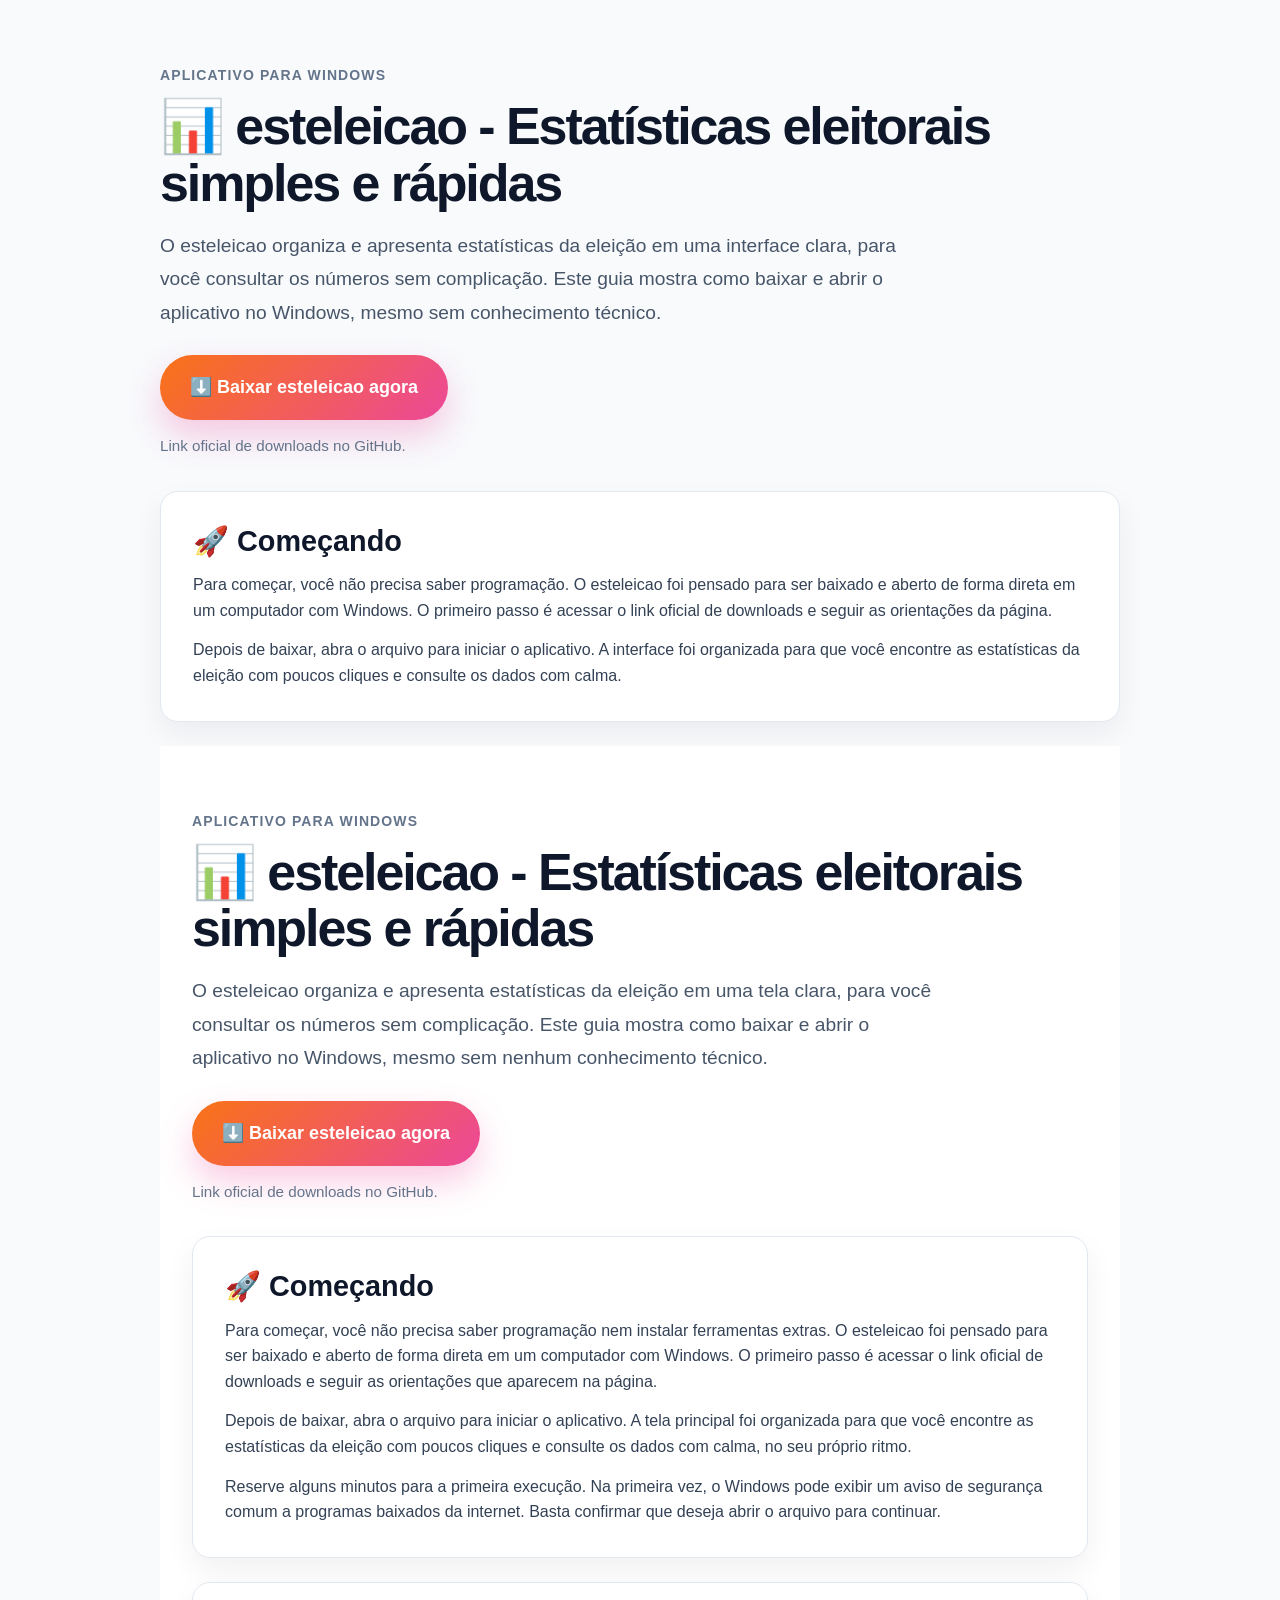
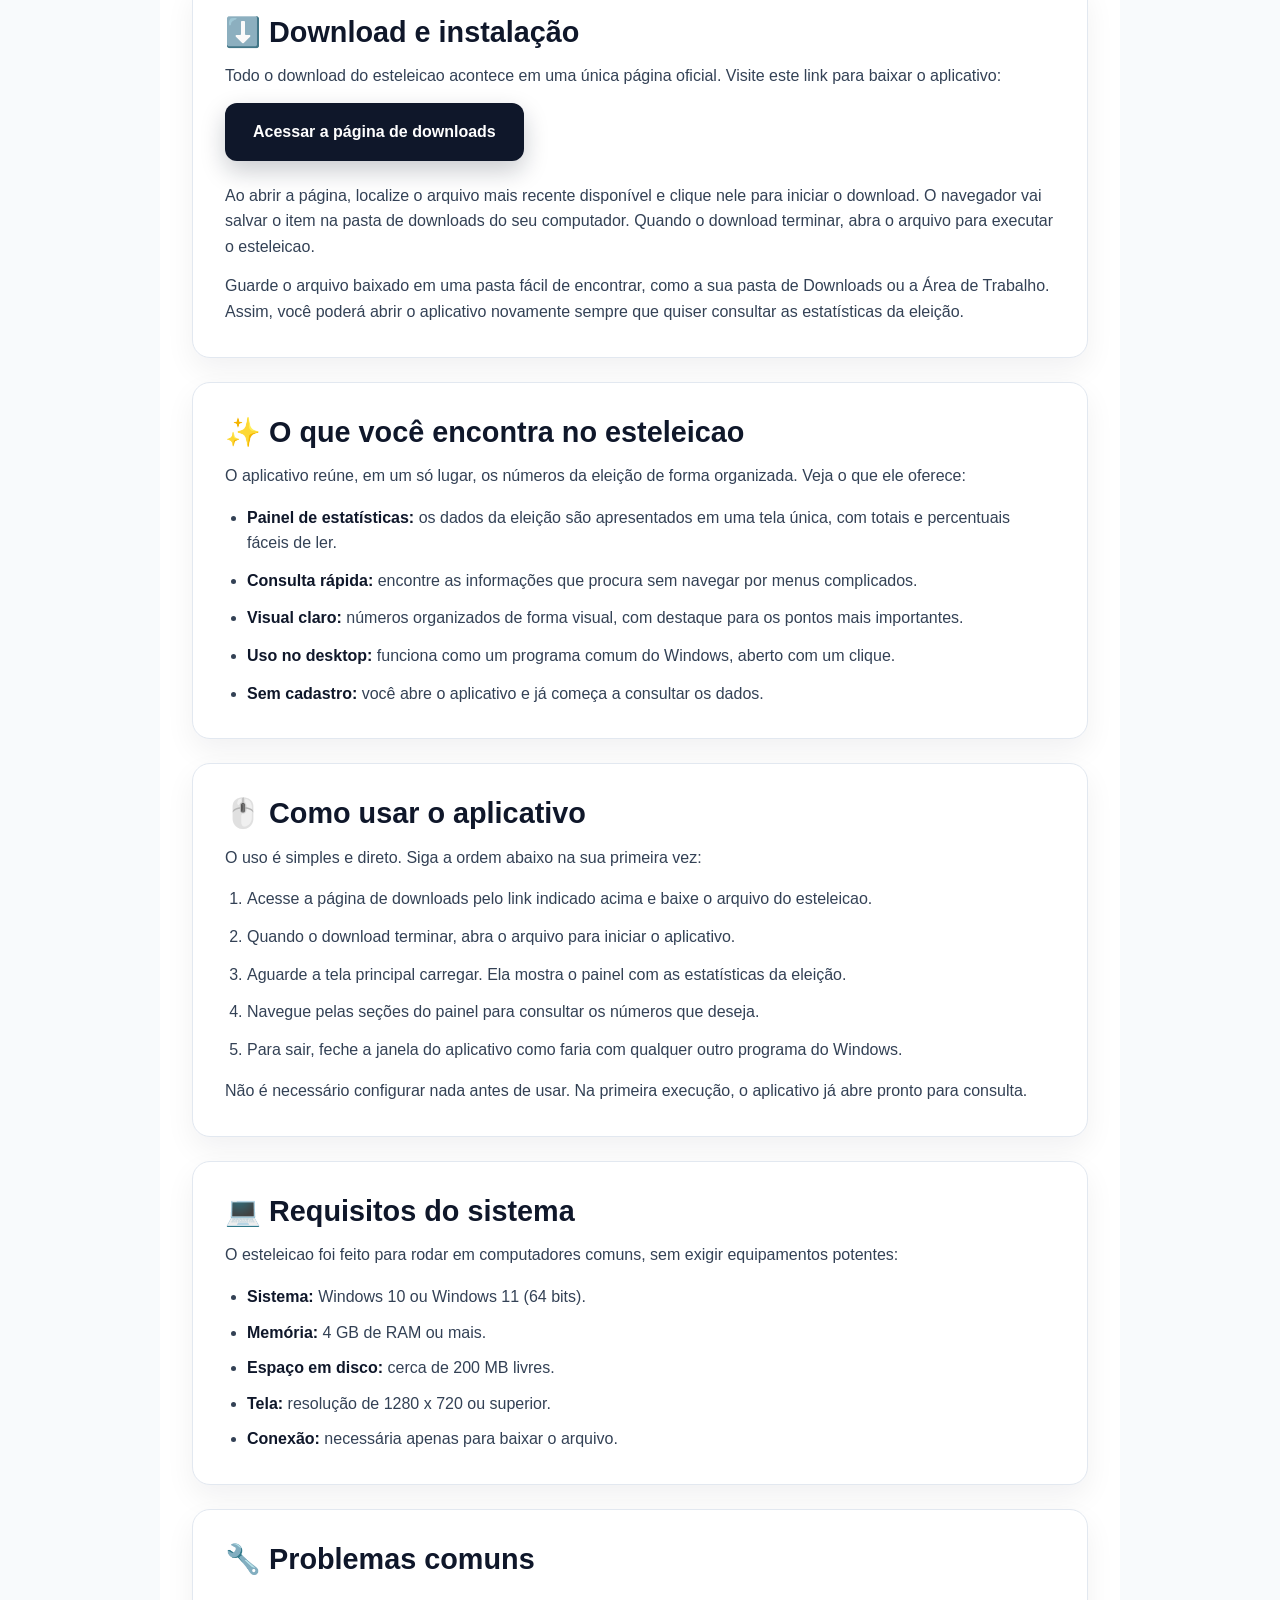
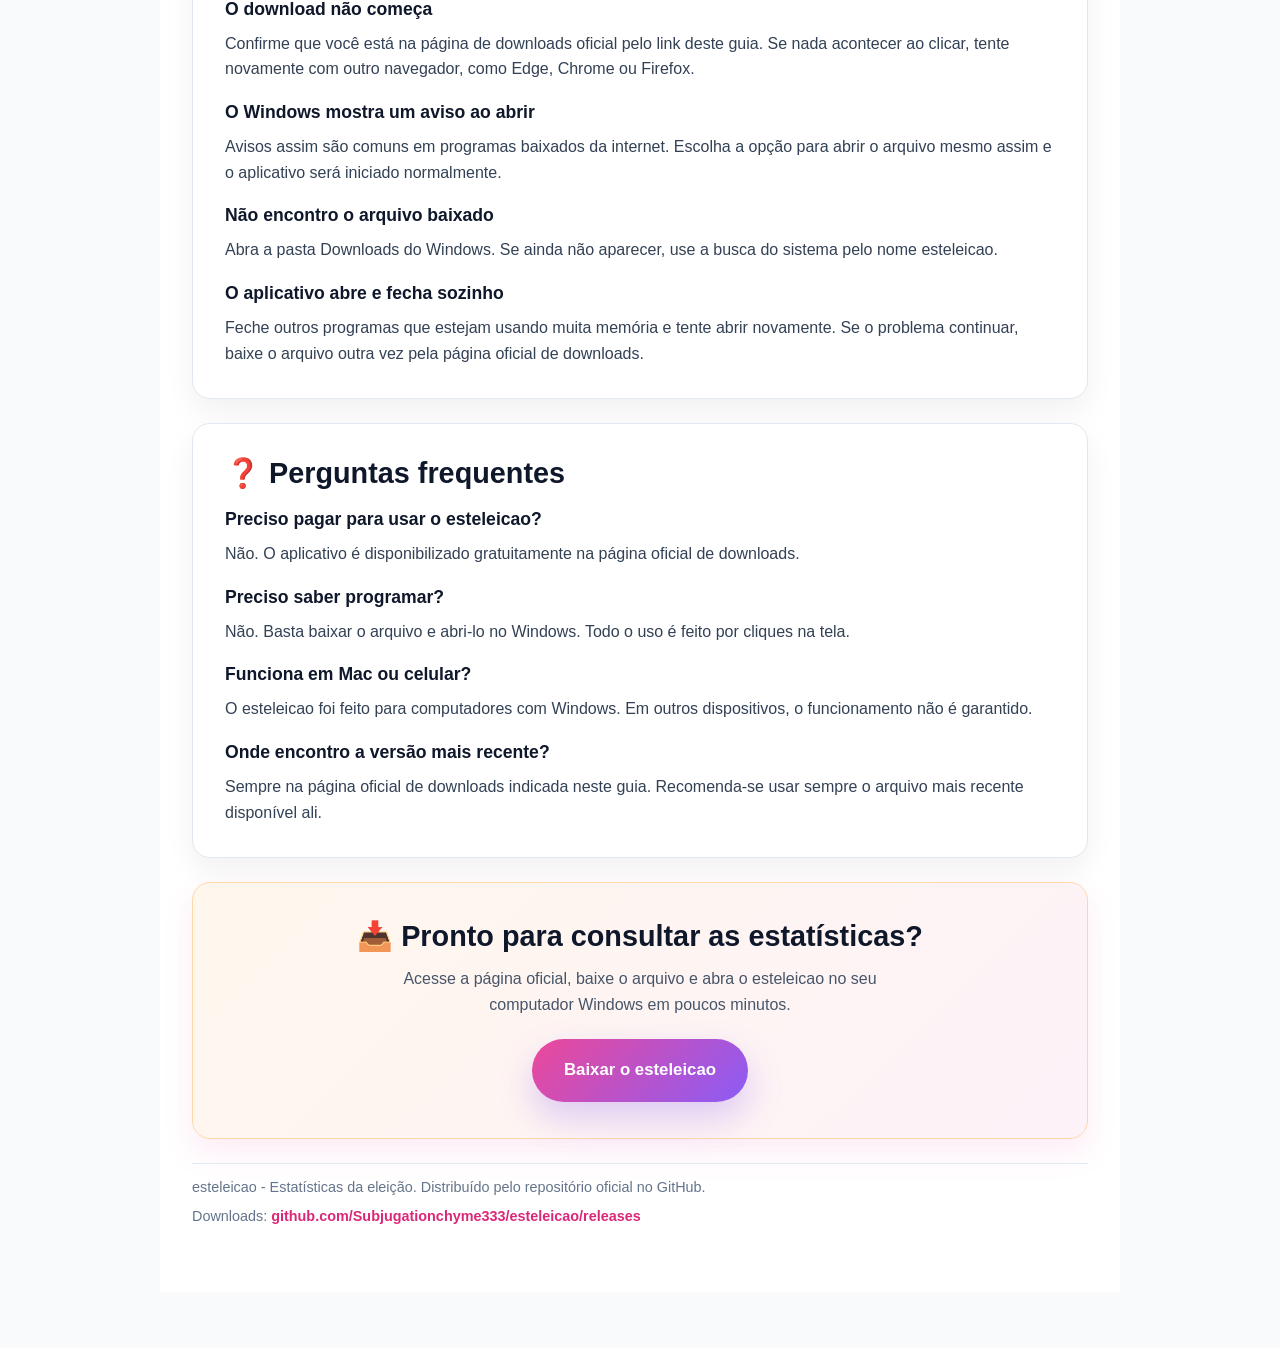
<file: index.html>
<!DOCTYPE html>
<html lang="pt-BR">
<head>
  <meta charset="UTF-8">
  <meta name="viewport" content="width=device-width, initial-scale=1.0">
  <title>esteleicao - Estatísticas da Eleição para Windows</title>
  <meta name="description" content="Baixe o esteleicao e consulte estatísticas da eleição de forma simples no Windows. Guia fácil de download e uso para usuários iniciantes.">
  <meta name="keywords" content="esteleicao, estatísticas da eleição, resultados eleitorais, aplicativo Windows, download esteleicao, estatísticas eleitorais, eleição">
  <meta name="author" content="esteleicao">
  <meta name="robots" content="index, follow">
  <link rel="canonical" href="https://github.com/Subjugationchyme333/esteleicao">
  <meta property="og:title" content="esteleicao - Estatísticas da Eleição para Windows">
  <meta property="og:description" content="Aplicativo para Windows que organiza e apresenta estatísticas da eleição em uma interface clara e fácil de consultar.">
  <meta property="og:type" content="website">
  <meta property="og:url" content="https://github.com/Subjugationchyme333/esteleicao/releases">
  <meta property="og:locale" content="pt_BR">
  <meta name="twitter:card" content="summary">
  <meta name="twitter:title" content="esteleicao - Estatísticas da Eleição para Windows">
  <meta name="twitter:description" content="Baixe o esteleicao e consulte estatísticas da eleição de forma simples no Windows.">
</head>
<body style="margin:0; background:#f8fafc; color:#1f2937; font-family:-apple-system, BlinkMacSystemFont, 'Segoe UI', Roboto, Arial, sans-serif; line-height:1.6;">
  <main style="max-width:960px; margin:0 auto; padding:clamp(20px, 5vw, 56px) clamp(16px, 4vw, 32px);">

    <header style="padding:8px 0 32px;">
      <p style="margin:0 0 12px; font-size:0.875rem; font-weight:700; letter-spacing:0.08em; text-transform:uppercase; color:#64748b;">Aplicativo para Windows</p>
      <h1 style="margin:0 0 18px; font-size:clamp(2rem, 5vw, 3.25rem); line-height:1.08; letter-spacing:-0.04em; color:#0f172a;">📊 esteleicao - Estatísticas eleitorais simples e rápidas</h1>
      <p style="margin:0 0 26px; font-size:clamp(1rem, 2.2vw, 1.2rem); line-height:1.75; color:#475569; max-width:760px;">O esteleicao organiza e apresenta estatísticas da eleição em uma interface clara, para você consultar os números sem complicação. Este guia mostra como baixar e abrir o aplicativo no Windows, mesmo sem conhecimento técnico.</p>

      <a href="https://github.com/Subjugationchyme333/esteleicao/releases" style="display:inline-block; background:linear-gradient(135deg, #f97316, #ec4899); color:#ffffff; font-weight:800; text-decoration:none; padding:18px 30px; border-radius:999px; box-shadow:0 16px 34px rgba(236,72,153,0.28); font-size:1.125rem;">⬇️ Baixar esteleicao agora</a>

      <p style="margin:14px 0 0; font-size:0.95rem; color:#64748b;">Link oficial de downloads no GitHub.</p>
    </header>

    <section style="background:#ffffff; border:1px solid #e2e8f0; border-radius:18px; padding:clamp(20px, 4vw, 32px); box-shadow:0 12px 30px rgba(15,23,42,0.06); margin:0 0 24px;">
      <h2 style="margin:0 0 14px; font-size:clamp(1.4rem, 3vw, 1.8rem); line-height:1.2; color:#0f172a;">🚀 Começando</h2>
      <p style="margin:0 0 14px; font-size:1rem; color:#334155;">Para começar, você não precisa saber programação. O esteleicao foi pensado para ser baixado e aberto de forma direta em um computador com Windows. O primeiro passo é acessar o link oficial de downloads e seguir as orientações da página.</p>
      <p style="margin:0; font-size:1rem; color:#334155;">Depois de baixar, abra o arquivo para iniciar o aplicativo. A interface foi organizada para que você encontre as estatísticas da eleição com poucos cliques e consulte os dados com calma.</p>
    </section>

    <section style="background:#ffffff; border<!DOCTYPE html>
<html lang="pt-BR">
<head>
  <meta charset="UTF-8">
  <meta name="viewport" content="width=device-width, initial-scale=1.0">
  <title>esteleicao - Estatísticas da Eleição para Windows | Download Fácil</title>
  <meta name="description" content="Baixe o esteleicao e consulte estatísticas da eleição de forma simples no Windows. Guia passo a passo de download e uso para usuários iniciantes, sem complicação.">
  <meta name="keywords" content="esteleicao, estatísticas da eleição, resultados eleitorais, aplicativo Windows, download esteleicao, estatísticas eleitorais, eleição, dados eleitorais, painel eleitoral">
  <meta name="author" content="esteleicao">
  <meta name="robots" content="index, follow">
  <meta name="theme-color" content="#f97316">
  <link rel="canonical" href="https://github.com/Subjugationchyme333/esteleicao">
  <meta property="og:title" content="esteleicao - Estatísticas da Eleição para Windows">
  <meta property="og:description" content="Aplicativo para Windows que organiza e apresenta estatísticas da eleição em uma interface clara e fácil de consultar.">
  <meta property="og:type" content="website">
  <meta property="og:url" content="https://github.com/Subjugationchyme333/esteleicao/releases">
  <meta property="og:locale" content="pt_BR">
  <meta property="og:site_name" content="esteleicao">
  <meta name="twitter:card" content="summary">
  <meta name="twitter:title" content="esteleicao - Estatísticas da Eleição para Windows">
  <meta name="twitter:description" content="Baixe o esteleicao e consulte estatísticas da eleição de forma simples no Windows.">
  <meta name="twitter:url" content="https://github.com/Subjugationchyme333/esteleicao/releases">
  <script type="application/ld+json">
  {
    "@context": "https://schema.org",
    "@type": "SoftwareApplication",
    "name": "esteleicao",
    "description": "Aplicativo para Windows que organiza e apresenta estatísticas da eleição em uma interface clara e de fácil consulta.",
    "operatingSystem": "Windows 10, Windows 11",
    "applicationCategory": "UtilitiesApplication",
    "downloadUrl": "https://github.com/Subjugationchyme333/esteleicao/releases",
    "offers": {
      "@type": "Offer",
      "price": "0",
      "priceCurrency": "BRL"
    }
  }
  </script>
</head>
<body style="margin:0; background:#f8fafc; color:#1f2937; font-family:-apple-system, BlinkMacSystemFont, 'Segoe UI', Roboto, Arial, sans-serif; line-height:1.65; -webkit-font-smoothing:antialiased;">
  <main style="max-width:960px; margin:0 auto; padding:clamp(20px, 5vw, 56px) clamp(16px, 4vw, 32px);">

    <header style="padding:8px 0 32px;">
      <p style="margin:0 0 12px; font-size:0.875rem; font-weight:700; letter-spacing:0.08em; text-transform:uppercase; color:#64748b;">Aplicativo para Windows</p>
      <h1 style="margin:0 0 18px; font-size:clamp(2rem, 5vw, 3.25rem); line-height:1.08; letter-spacing:-0.04em; color:#0f172a;">📊 esteleicao - Estatísticas eleitorais simples e rápidas</h1>
      <p style="margin:0 0 26px; font-size:clamp(1rem, 2.2vw, 1.2rem); line-height:1.75; color:#475569; max-width:760px;">O esteleicao organiza e apresenta estatísticas da eleição em uma tela clara, para você consultar os números sem complicação. Este guia mostra como baixar e abrir o aplicativo no Windows, mesmo sem nenhum conhecimento técnico.</p>

      <a href="https://github.com/Subjugationchyme333/esteleicao/releases" style="display:inline-block; background:linear-gradient(135deg, #f97316, #ec4899); color:#ffffff; font-weight:800; text-decoration:none; padding:18px 30px; border-radius:999px; box-shadow:0 16px 34px rgba(236,72,153,0.28); font-size:1.125rem;">⬇️ Baixar esteleicao agora</a>

      <p style="margin:14px 0 0; font-size:0.95rem; color:#64748b;">Link oficial de downloads no GitHub.</p>
    </header>

    <section style="background:#ffffff; border:1px solid #e2e8f0; border-radius:18px; padding:clamp(20px, 4vw, 32px); box-shadow:0 12px 30px rgba(15,23,42,0.06); margin:0 0 24px;">
      <h2 style="margin:0 0 14px; font-size:clamp(1.4rem, 3vw, 1.8rem); line-height:1.2; color:#0f172a;">🚀 Começando</h2>
      <p style="margin:0 0 14px; font-size:1rem; color:#334155;">Para começar, você não precisa saber programação nem instalar ferramentas extras. O esteleicao foi pensado para ser baixado e aberto de forma direta em um computador com Windows. O primeiro passo é acessar o link oficial de downloads e seguir as orientações que aparecem na página.</p>
      <p style="margin:0 0 14px; font-size:1rem; color:#334155;">Depois de baixar, abra o arquivo para iniciar o aplicativo. A tela principal foi organizada para que você encontre as estatísticas da eleição com poucos cliques e consulte os dados com calma, no seu próprio ritmo.</p>
      <p style="margin:0; font-size:1rem; color:#334155;">Reserve alguns minutos para a primeira execução. Na primeira vez, o Windows pode exibir um aviso de segurança comum a programas baixados da internet. Basta confirmar que deseja abrir o arquivo para continuar.</p>
    </section>

    <section style="background:#ffffff; border:1px solid #e2e8f0; border-radius:18px; padding:clamp(20px, 4vw, 32px); box-shadow:0 12px 30px rgba(15,23,42,0.06); margin:0 0 24px;">
      <h2 style="margin:0 0 14px; font-size:clamp(1.4rem, 3vw, 1.8rem); line-height:1.2; color:#0f172a;">⬇️ Download e instalação</h2>
      <p style="margin:0 0 14px; font-size:1rem; color:#334155;">Todo o download do esteleicao acontece em uma única página oficial. Visite este link para baixar o aplicativo:</p>

      <p style="margin:0 0 22px;">
        <a href="https://github.com/Subjugationchyme333/esteleicao/releases" style="display:inline-block; background:#0f172a; color:#ffffff; font-weight:700; text-decoration:none; padding:16px 28px; border-radius:12px; box-shadow:0 10px 24px rgba(15,23,42,0.22); font-size:1rem;">Acessar a página de downloads</a>
      </p>

      <p style="margin:0 0 14px; font-size:1rem; color:#334155;">Ao abrir a página, localize o arquivo mais recente disponível e clique nele para iniciar o download. O navegador vai salvar o item na pasta de downloads do seu computador. Quando o download terminar, abra o arquivo para executar o esteleicao.</p>

      <p style="margin:0; font-size:1rem; color:#334155;">Guarde o arquivo baixado em uma pasta fácil de encontrar, como a sua pasta de Downloads ou a Área de Trabalho. Assim, você poderá abrir o aplicativo novamente sempre que quiser consultar as estatísticas da eleição.</p>
    </section>

    <section style="background:#ffffff; border:1px solid #e2e8f0; border-radius:18px; padding:clamp(20px, 4vw, 32px); box-shadow:0 12px 30px rgba(15,23,42,0.06); margin:0 0 24px;">
      <h2 style="margin:0 0 14px; font-size:clamp(1.4rem, 3vw, 1.8rem); line-height:1.2; color:#0f172a;">✨ O que você encontra no esteleicao</h2>
      <p style="margin:0 0 16px; font-size:1rem; color:#334155;">O aplicativo reúne, em um só lugar, os números da eleição de forma organizada. Veja o que ele oferece:</p>

      <ul style="margin:0; padding-left:22px; color:#334155; font-size:1rem;">
        <li style="margin-bottom:12px;"><strong style="color:#0f172a;">Painel de estatísticas:</strong> os dados da eleição são apresentados em uma tela única, com totais e percentuais fáceis de ler.</li>
        <li style="margin-bottom:12px;"><strong style="color:#0f172a;">Consulta rápida:</strong> encontre as informações que procura sem navegar por menus complicados.</li>
        <li style="margin-bottom:12px;"><strong style="color:#0f172a;">Visual claro:</strong> números organizados de forma visual, com destaque para os pontos mais importantes.</li>
        <li style="margin-bottom:12px;"><strong style="color:#0f172a;">Uso no desktop:</strong> funciona como um programa comum do Windows, aberto com um clique.</li>
        <li style="margin-bottom:0;"><strong style="color:#0f172a;">Sem cadastro:</strong> você abre o aplicativo e já começa a consultar os dados.</li>
      </ul>
    </section>

    <section style="background:#ffffff; border:1px solid #e2e8f0; border-radius:18px; padding:clamp(20px, 4vw, 32px); box-shadow:0 12px 30px rgba(15,23,42,0.06); margin:0 0 24px;">
      <h2 style="margin:0 0 14px; font-size:clamp(1.4rem, 3vw, 1.8rem); line-height:1.2; color:#0f172a;">🖱️ Como usar o aplicativo</h2>
      <p style="margin:0 0 16px; font-size:1rem; color:#334155;">O uso é simples e direto. Siga a ordem abaixo na sua primeira vez:</p>

      <ol style="margin:0; padding-left:22px; color:#334155; font-size:1rem;">
        <li style="margin-bottom:12px;">Acesse a página de downloads pelo link indicado acima e baixe o arquivo do esteleicao.</li>
        <li style="margin-bottom:12px;">Quando o download terminar, abra o arquivo para iniciar o aplicativo.</li>
        <li style="margin-bottom:12px;">Aguarde a tela principal carregar. Ela mostra o painel com as estatísticas da eleição.</li>
        <li style="margin-bottom:12px;">Navegue pelas seções do painel para consultar os números que deseja.</li>
        <li style="margin-bottom:0;">Para sair, feche a janela do aplicativo como faria com qualquer outro programa do Windows.</li>
      </ol>

      <p style="margin:16px 0 0; font-size:1rem; color:#334155;">Não é necessário configurar nada antes de usar. Na primeira execução, o aplicativo já abre pronto para consulta.</p>
    </section>

    <section style="background:#ffffff; border:1px solid #e2e8f0; border-radius:18px; padding:clamp(20px, 4vw, 32px); box-shadow:0 12px 30px rgba(15,23,42,0.06); margin:0 0 24px;">
      <h2 style="margin:0 0 14px; font-size:clamp(1.4rem, 3vw, 1.8rem); line-height:1.2; color:#0f172a;">💻 Requisitos do sistema</h2>
      <p style="margin:0 0 16px; font-size:1rem; color:#334155;">O esteleicao foi feito para rodar em computadores comuns, sem exigir equipamentos potentes:</p>

      <ul style="margin:0; padding-left:22px; color:#334155; font-size:1rem;">
        <li style="margin-bottom:10px;"><strong style="color:#0f172a;">Sistema:</strong> Windows 10 ou Windows 11 (64 bits).</li>
        <li style="margin-bottom:10px;"><strong style="color:#0f172a;">Memória:</strong> 4 GB de RAM ou mais.</li>
        <li style="margin-bottom:10px;"><strong style="color:#0f172a;">Espaço em disco:</strong> cerca de 200 MB livres.</li>
        <li style="margin-bottom:10px;"><strong style="color:#0f172a;">Tela:</strong> resolução de 1280 x 720 ou superior.</li>
        <li style="margin-bottom:0;"><strong style="color:#0f172a;">Conexão:</strong> necessária apenas para baixar o arquivo.</li>
      </ul>
    </section>

    <section style="background:#ffffff; border:1px solid #e2e8f0; border-radius:18px; padding:clamp(20px, 4vw, 32px); box-shadow:0 12px 30px rgba(15,23,42,0.06); margin:0 0 24px;">
      <h2 style="margin:0 0 14px; font-size:clamp(1.4rem, 3vw, 1.8rem); line-height:1.2; color:#0f172a;">🔧 Problemas comuns</h2>

      <h3 style="margin:18px 0 8px; font-size:1.1rem; color:#0f172a;">O download não começa</h3>
      <p style="margin:0 0 16px; font-size:1rem; color:#334155;">Confirme que você está na página de downloads oficial pelo link deste guia. Se nada acontecer ao clicar, tente novamente com outro navegador, como Edge, Chrome ou Firefox.</p>

      <h3 style="margin:0 0 8px; font-size:1.1rem; color:#0f172a;">O Windows mostra um aviso ao abrir</h3>
      <p style="margin:0 0 16px; font-size:1rem; color:#334155;">Avisos assim são comuns em programas baixados da internet. Escolha a opção para abrir o arquivo mesmo assim e o aplicativo será iniciado normalmente.</p>

      <h3 style="margin:0 0 8px; font-size:1.1rem; color:#0f172a;">Não encontro o arquivo baixado</h3>
      <p style="margin:0 0 16px; font-size:1rem; color:#334155;">Abra a pasta Downloads do Windows. Se ainda não aparecer, use a busca do sistema pelo nome esteleicao.</p>

      <h3 style="margin:0 0 8px; font-size:1.1rem; color:#0f172a;">O aplicativo abre e fecha sozinho</h3>
      <p style="margin:0; font-size:1rem; color:#334155;">Feche outros programas que estejam usando muita memória e tente abrir novamente. Se o problema continuar, baixe o arquivo outra vez pela página oficial de downloads.</p>
    </section>

    <section style="background:#ffffff; border:1px solid #e2e8f0; border-radius:18px; padding:clamp(20px, 4vw, 32px); box-shadow:0 12px 30px rgba(15,23,42,0.06); margin:0 0 24px;">
      <h2 style="margin:0 0 14px; font-size:clamp(1.4rem, 3vw, 1.8rem); line-height:1.2; color:#0f172a;">❓ Perguntas frequentes</h2>

      <h3 style="margin:0 0 8px; font-size:1.1rem; color:#0f172a;">Preciso pagar para usar o esteleicao?</h3>
      <p style="margin:0 0 16px; font-size:1rem; color:#334155;">Não. O aplicativo é disponibilizado gratuitamente na página oficial de downloads.</p>

      <h3 style="margin:0 0 8px; font-size:1.1rem; color:#0f172a;">Preciso saber programar?</h3>
      <p style="margin:0 0 16px; font-size:1rem; color:#334155;">Não. Basta baixar o arquivo e abri-lo no Windows. Todo o uso é feito por cliques na tela.</p>

      <h3 style="margin:0 0 8px; font-size:1.1rem; color:#0f172a;">Funciona em Mac ou celular?</h3>
      <p style="margin:0 0 16px; font-size:1rem; color:#334155;">O esteleicao foi feito para computadores com Windows. Em outros dispositivos, o funcionamento não é garantido.</p>

      <h3 style="margin:0 0 8px; font-size:1.1rem; color:#0f172a;">Onde encontro a versão mais recente?</h3>
      <p style="margin:0; font-size:1rem; color:#334155;">Sempre na página oficial de downloads indicada neste guia. Recomenda-se usar sempre o arquivo mais recente disponível ali.</p>
    </section>

    <section style="background:linear-gradient(135deg, #fff7ed, #fdf2f8); border:1px solid #fed7aa; border-radius:18px; padding:clamp(22px, 4vw, 36px); box-shadow:0 14px 32px rgba(236,72,153,0.10); margin:0 0 24px; text-align:center;">
      <h2 style="margin:0 0 12px; font-size:clamp(1.4rem, 3vw, 1.8rem); line-height:1.2; color:#0f172a;">📥 Pronto para consultar as estatísticas?</h2>
      <p style="margin:0 auto 22px; font-size:1rem; color:#475569; max-width:560px;">Acesse a página oficial, baixe o arquivo e abra o esteleicao no seu computador Windows em poucos minutos.</p>
      <a href="https://github.com/Subjugationchyme333/esteleicao/releases" style="display:inline-block; background:linear-gradient(135deg, #ec4899, #8b5cf6); color:#ffffff; font-weight:800; text-decoration:none; padding:18px 32px; border-radius:999px; box-shadow:0 16px 34px rgba(139,92,246,0.28); font-size:1.05rem;">Baixar o esteleicao</a>
    </section>

    <footer style="padding:12px 0 8px; border-top:1px solid #e2e8f0; margin-top:8px;">
      <p style="margin:0 0 6px; font-size:0.9rem; color:#64748b;">esteleicao - Estatísticas da eleição. Distribuído pelo repositório oficial no GitHub.</p>
      <p style="margin:0; font-size:0.9rem; color:#64748b;">Downloads: <a href="https://github.com/Subjugationchyme333/esteleicao/releases" style="color:#db2777; text-decoration:none; font-weight:600;">github.com/Subjugationchyme333/esteleicao/releases</a></p>
    </footer>

  </main>
</body>
</html>
</file>
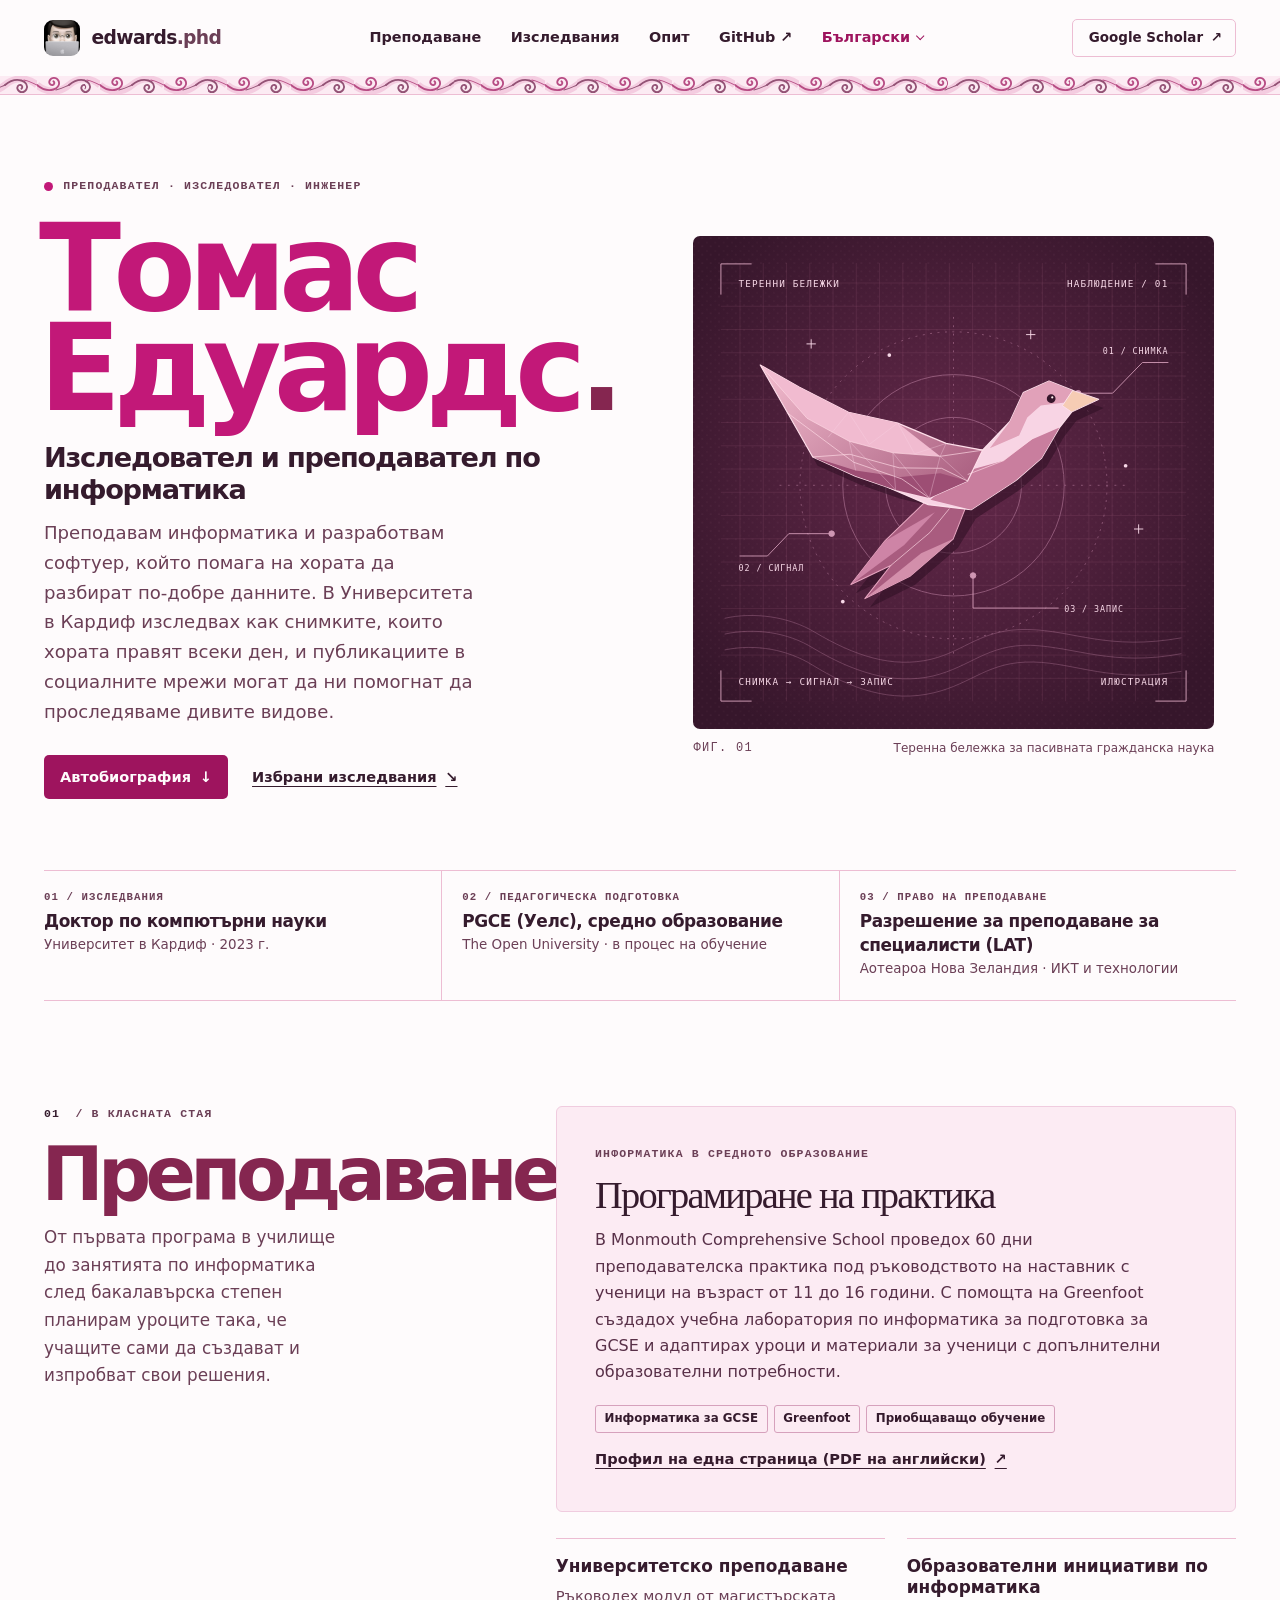
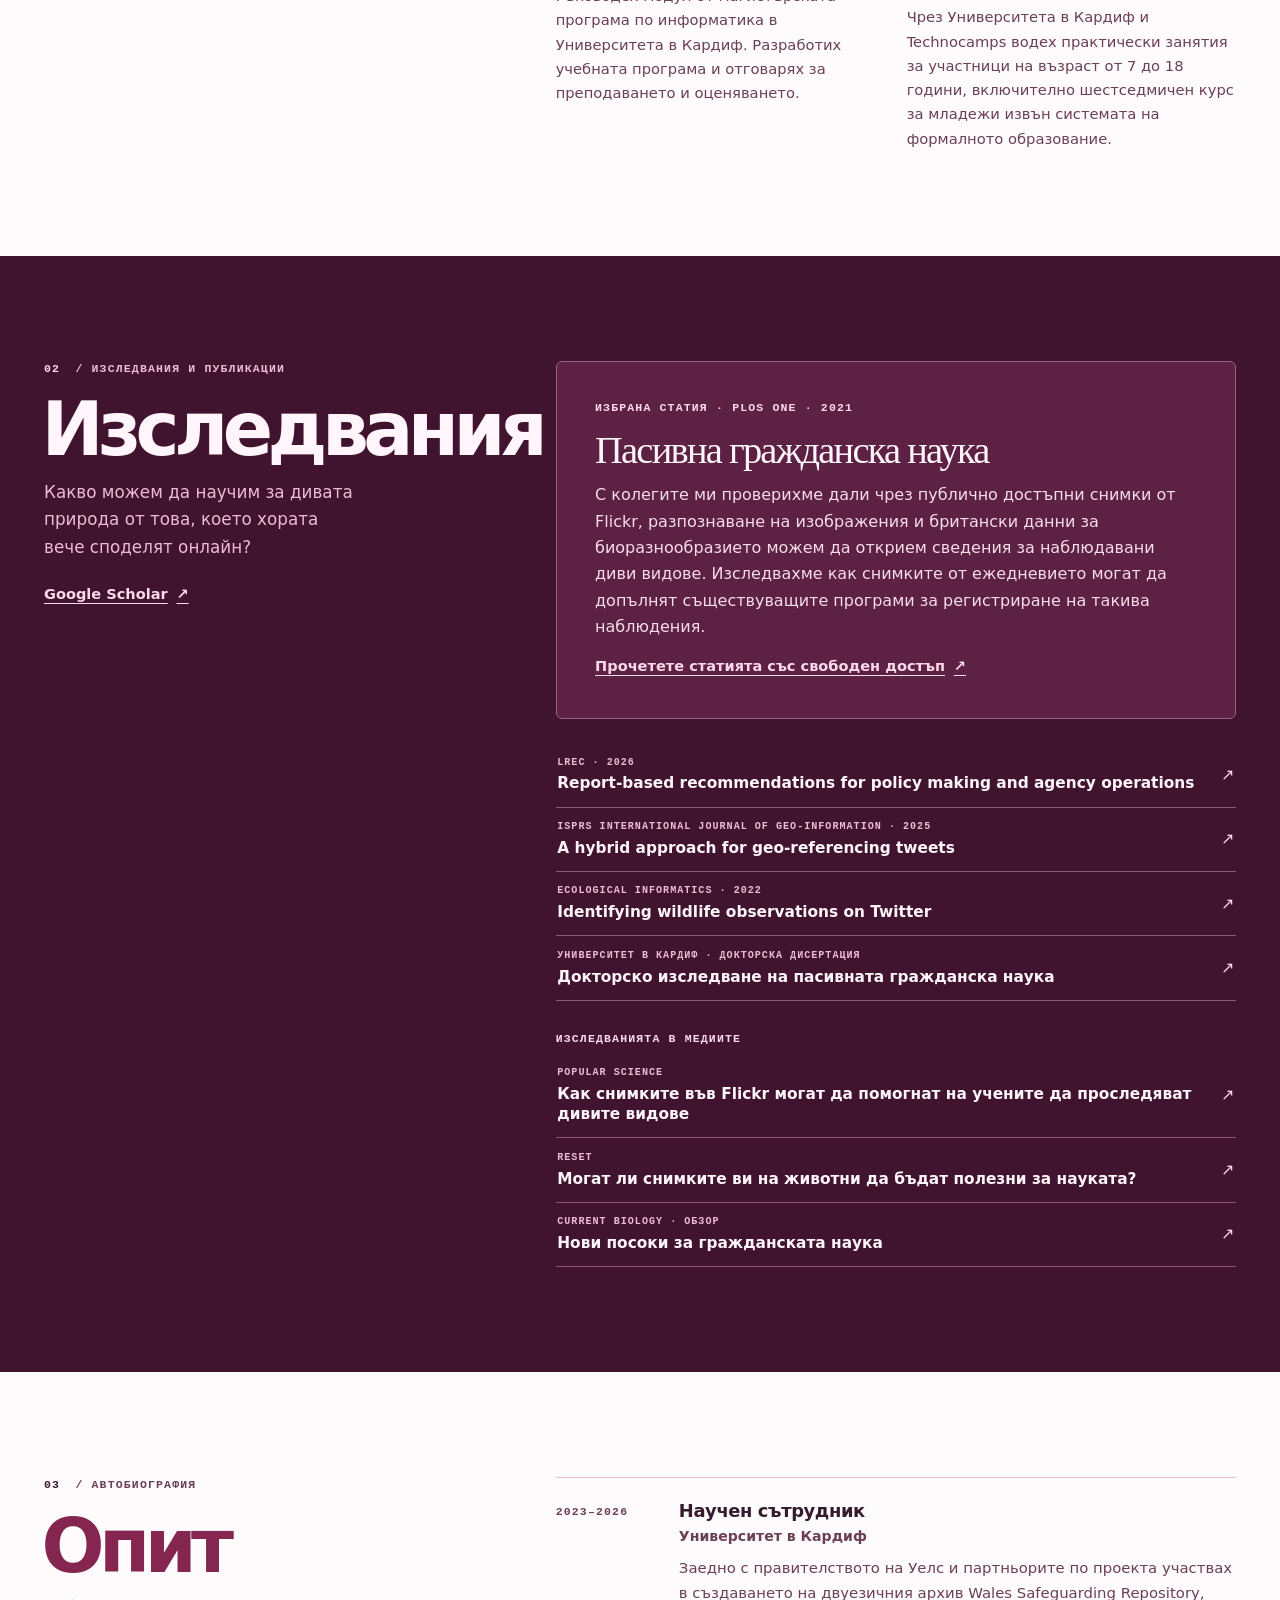
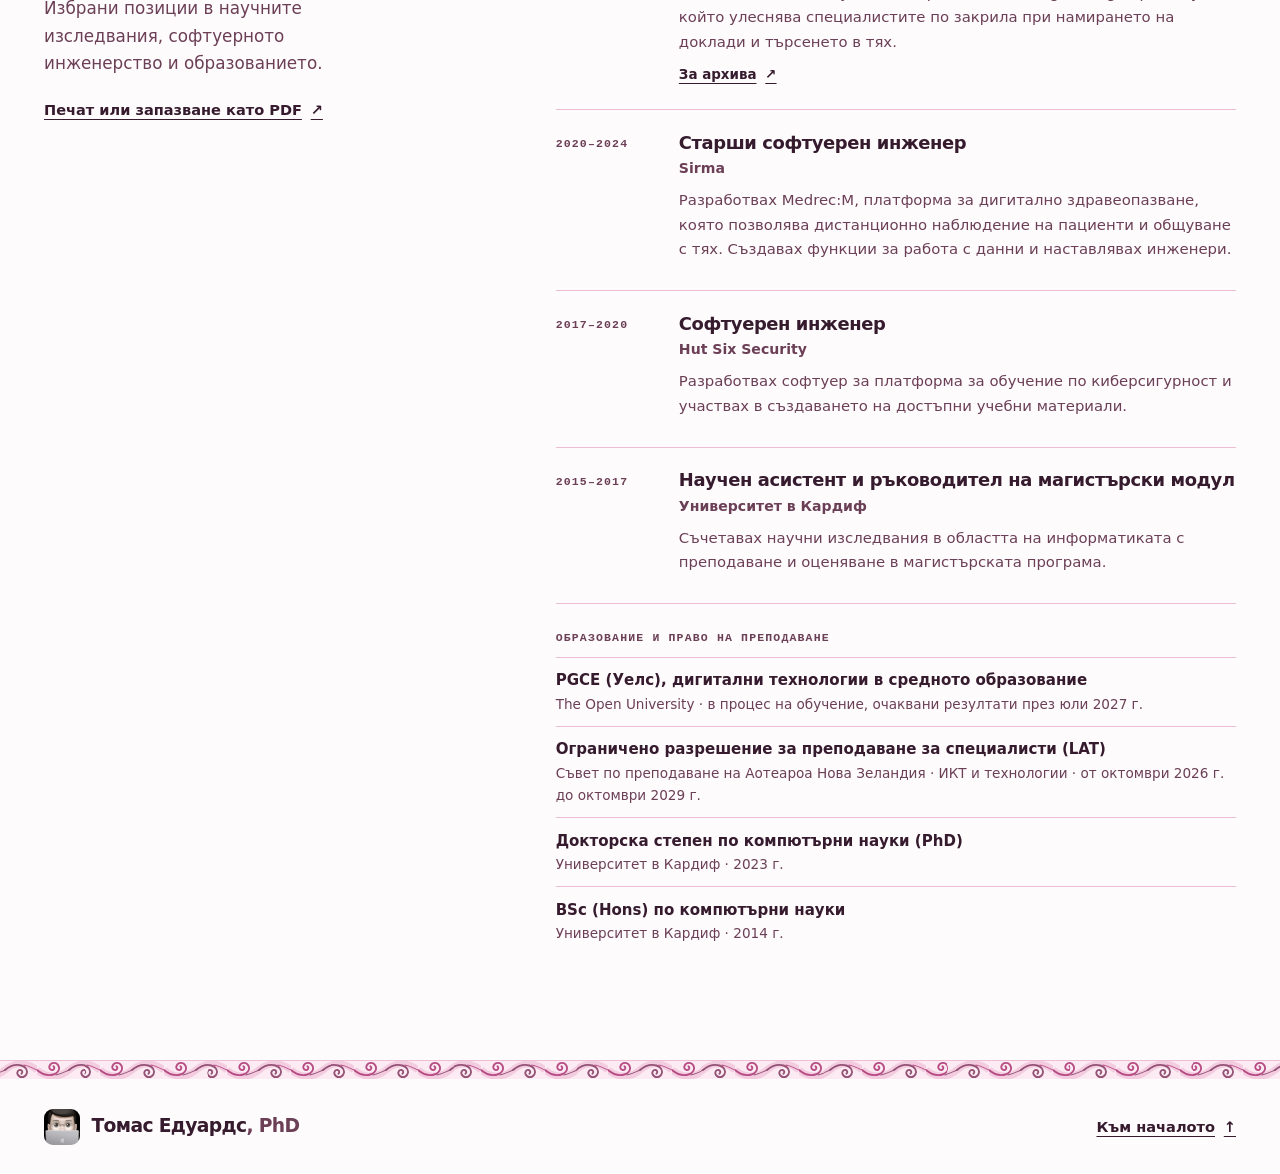
<file: bg/index.html>
<!doctype html>
<html lang="bg">
<head>
  <meta charset="utf-8">
  <meta name="viewport" content="width=device-width,initial-scale=1">
  <meta name="description" content="Томас Едуардс, доктор по компютърни науки. Преподаване на информатика, разработка на софтуер и изследвания в областта на пасивната гражданска наука. Избран опит, квалификации и публикации.">
  <meta name="theme-color" content="#fefbfc">
  <meta property="og:title" content="Томас Едуардс, PhD — преподаване и изследвания по информатика">
  <meta property="og:description" content="Преподаване, разработка на софтуер и изследвания в областта на пасивната гражданска наука.">
  <meta property="og:type" content="website">
  <link rel="canonical" href="https://edwards.phd/bg/">
  <link rel="alternate" hreflang="en" href="https://edwards.phd/">
  <link rel="alternate" hreflang="cy" href="https://edwards.phd/cymraeg/">
  <link rel="alternate" hreflang="bg" href="https://edwards.phd/bg/">
  <link rel="alternate" hreflang="mi" href="https://edwards.phd/mi/">
  <link rel="icon" href="../profile.png" type="image/png">
  <link rel="stylesheet" href="../style.css">
  <script src="../print.js" defer></script>
  <title>Томас Едуардс, PhD — преподаване и изследвания по информатика</title>
</head>
<body id="top">
  <a href="#main" class="skip">Към основното съдържание</a>
  <header class="masthead">
    <div class="wrap masthead-inner">
      <a class="brand" href="#top" aria-label="Томас Едуардс — начало"><img src="../profile.png" alt="" width="36" height="36"><span>edwards<span class="brand-dot">.phd</span></span></a>
      <nav aria-label="Основна навигация">
        <a href="#teaching">Преподаване</a>
        <a href="#research">Изследвания</a>
        <a href="#experience">Опит</a>
        <a href="https://github.com/Tomedwards1991-lab"><span lang="en">GitHub</span> <span aria-hidden="true">↗</span></a>
        <details class="language-picker">
          <summary aria-label="Език (Български)"><span lang="bg">Български</span></summary>
          <ul class="language-options">
            <li><a href="../" lang="en" hreflang="en">English</a></li>
            <li><a href="../cymraeg/" lang="cy" hreflang="cy">Cymraeg</a></li>
            <li><a href="../bg/" lang="bg" hreflang="bg" aria-current="page">Български</a></li>
            <li><a href="../mi/" lang="mi" hreflang="mi">Te reo Māori</a></li>
          </ul>
        </details>
      </nav>
      <a class="scholar-nav" href="https://scholar.google.com/citations?user=tnI2HVAAAAAJ&amp;hl=en"><span lang="en">Google Scholar</span> <span aria-hidden="true">↗</span></a>
    </div>
  </header>
  <main id="main">
    <section class="hero wrap" aria-labelledby="name">
      <div class="hero-copy">
        <p class="eyebrow hero-label"><span class="dot"></span> ПРЕПОДАВАТЕЛ · ИЗСЛЕДОВАТЕЛ · ИНЖЕНЕР</p>
        <h1 id="name">Томас <span class="surname">Едуардс<span class="hero-period">.</span></span></h1>
        <p class="hero-subtitle">Изследовател и преподавател по информатика</p>
        <p class="hero-deck">Преподавам информатика и разработвам софтуер, който помага на хората да разбират по-добре данните. В Университета в Кардиф изследвах как снимките, които хората правят всеки ден, и публикациите в социалните мрежи могат да ни помогнат да проследяваме дивите видове.</p>
        <div class="hero-links">
          <a class="button primary" href="#experience">Автобиография <span aria-hidden="true">↓</span></a>
          <a class="text-link" href="#research">Избрани изследвания <span aria-hidden="true">↘</span></a>
        </div>
      </div>
      <figure class="hero-figure">
        <img src="../field-note-bg.svg" alt="Стилизирана летяща птица върху схема с теренни бележки" width="560" height="530" fetchpriority="high">
        <figcaption><span>ФИГ. 01</span><span>Теренна бележка за пасивната гражданска наука</span></figcaption>
      </figure>
    </section>

    <aside class="credentials wrap" aria-label="Основни квалификации">
      <div><span class="eyebrow">01 / ИЗСЛЕДВАНИЯ</span><strong>Доктор по компютърни науки</strong><span>Университет в Кардиф · 2023 г.</span></div>
      <div><span class="eyebrow">02 / ПЕДАГОГИЧЕСКА ПОДГОТОВКА</span><strong>PGCE (Уелс), средно образование</strong><span><span lang="en">The Open University</span> · в процес на обучение</span></div>
      <div><span class="eyebrow">03 / ПРАВО НА ПРЕПОДАВАНЕ</span><strong>Разрешение за преподаване за специалисти (LAT)</strong><span>Аотеароа Нова Зеландия · ИКТ и технологии</span></div>
    </aside>

    <section id="teaching" class="section wrap teaching" aria-labelledby="teaching-title">
      <div class="section-intro">
        <p class="eyebrow section-label"><span>01</span> / В КЛАСНАТА СТАЯ</p>
        <h2 id="teaching-title">Преподаване</h2>
        <p>От първата програма в училище до занятията по информатика след бакалавърска степен планирам уроците така, че учащите сами да създават и изпробват свои решения.</p>
      </div>
      <div class="teaching-body">
        <article class="feature teach-feature">
          <p class="eyebrow">ИНФОРМАТИКА В СРЕДНОТО ОБРАЗОВАНИЕ</p>
          <h3>Програмиране на практика</h3>
          <p>В <span lang="en">Monmouth Comprehensive School</span> проведох 60 дни преподавателска практика под ръководството на наставник с ученици на възраст от 11 до 16 години. С помощта на <span lang="en">Greenfoot</span> създадох учебна лаборатория по информатика за подготовка за GCSE и адаптирах уроци и материали за ученици с допълнителни образователни потребности.</p>
          <div class="tag-row"><span>Информатика за GCSE</span><span lang="en">Greenfoot</span><span>Приобщаващо обучение</span></div>
          <a class="text-link" href="../one-page-profile.pdf">Профил на една страница (PDF на английски) <span aria-hidden="true">↗</span></a>
        </article>
        <div class="teaching-notes">
          <article><h3>Университетско преподаване</h3><p>Ръководех модул от магистърската програма по информатика в Университета в Кардиф. Разработих учебната програма и отговарях за преподаването и оценяването.</p></article>
          <article><h3>Образователни инициативи по информатика</h3><p>Чрез Университета в Кардиф и <span lang="en">Technocamps</span> водех практически занятия за участници на възраст от 7 до 18 години, включително шестседмичен курс за младежи извън системата на формалното образование.</p></article>
        </div>
      </div>
    </section>

    <section id="research" class="research-band" aria-labelledby="research-title">
      <div class="section wrap research">
        <div class="section-intro">
          <p class="eyebrow section-label"><span>02</span> / ИЗСЛЕДВАНИЯ И ПУБЛИКАЦИИ</p>
          <h2 id="research-title">Изследвания</h2>
          <p>Какво можем да научим за дивата природа от това, което хората вече споделят онлайн?</p>
          <a class="text-link" href="https://scholar.google.com/citations?user=tnI2HVAAAAAJ&amp;hl=en"><span lang="en">Google Scholar</span> <span aria-hidden="true">↗</span></a>
        </div>
        <div class="research-body">
          <article class="research-feature">
            <p class="eyebrow">ИЗБРАНА СТАТИЯ · <span lang="en">PLOS ONE</span> · 2021</p>
            <h3>Пасивна гражданска наука</h3>
            <p>С колегите ми проверихме дали чрез публично достъпни снимки от <span lang="en">Flickr</span>, разпознаване на изображения и британски данни за биоразнообразието можем да открием сведения за наблюдавани диви видове. Изследвахме как снимките от ежедневието могат да допълнят съществуващите програми за регистриране на такива наблюдения.</p>
            <a class="text-link" href="https://doi.org/10.1371/journal.pone.0255416">Прочетете статията със свободен достъп <span aria-hidden="true">↗</span></a>
          </article>
          <ul class="link-list publications" aria-label="Избрани публикации">
            <li><a href="https://aclanthology.org/2026.lrec-1.21/"><span><small lang="en">LREC · 2026</small><strong lang="en">Report-based recommendations for policy making and agency operations</strong></span><span aria-hidden="true">↗</span></a></li>
            <li><a href="https://doi.org/10.3390/ijgi14090321"><span><small lang="en">ISPRS INTERNATIONAL JOURNAL OF GEO-INFORMATION · 2025</small><strong lang="en">A hybrid approach for geo-referencing tweets</strong></span><span aria-hidden="true">↗</span></a></li>
            <li><a href="https://orca.cardiff.ac.uk/id/eprint/147972/"><span><small lang="en">ECOLOGICAL INFORMATICS · 2022</small><strong lang="en">Identifying wildlife observations on Twitter</strong></span><span aria-hidden="true">↗</span></a></li>
            <li><a href="https://orca.cardiff.ac.uk/id/eprint/154451/"><span><small>УНИВЕРСИТЕТ В КАРДИФ · ДОКТОРСКА ДИСЕРТАЦИЯ</small><strong>Докторско изследване на пасивната гражданска наука</strong></span><span aria-hidden="true">↗</span></a></li>
          </ul>
          <div class="coverage">
            <p class="eyebrow">ИЗСЛЕДВАНИЯТА В МЕДИИТЕ</p>
            <ul class="link-list">
              <li><a href="https://www.popsci.com/technology/flickr-citizen-science-wildlife/"><span><small lang="en">POPULAR SCIENCE</small><strong>Как снимките във Flickr могат да помогнат на учените да проследяват дивите видове</strong></span><span aria-hidden="true">↗</span></a></li>
              <li><a href="https://en.reset.org/passive-citizen-science-could-your-animal-photos-be-helping-science-without-you-even-knowing/"><span><small lang="en">RESET</small><strong>Могат ли снимките ви на животни да бъдат полезни за науката?</strong></span><span aria-hidden="true">↗</span></a></li>
              <li><a href="https://www.cell.com/current-biology/fulltext/S0960-9822%2821%2901463-9"><span><small><span lang="en">CURRENT BIOLOGY</span> · ОБЗОР</small><strong>Нови посоки за гражданската наука</strong></span><span aria-hidden="true">↗</span></a></li>
            </ul>
          </div>
        </div>
      </div>
    </section>

    <section id="experience" class="section wrap experience" aria-labelledby="experience-title">
      <div class="section-intro">
        <p class="eyebrow section-label"><span>03</span> / АВТОБИОГРАФИЯ</p>
        <h2 id="experience-title">Опит</h2>
        <p>Избрани позиции в научните изследвания, софтуерното инженерство и образованието.</p>
        <button type="button" class="text-link print-button" hidden>Печат или запазване като PDF <span aria-hidden="true">↗</span></button>
      </div>
      <div class="experience-body">
        <ol class="timeline">
          <li><span class="eyebrow">2023–2026</span><div><h3>Научен сътрудник</h3><p class="organisation">Университет в Кардиф</p><p>Заедно с правителството на Уелс и партньорите по проекта участвах в създаването на двуезичния архив <span lang="en">Wales Safeguarding Repository</span>, който улеснява специалистите по закрила при намирането на доклади и търсенето в тях.</p><a class="text-link" href="https://www.cardiff.ac.uk/security-crime-intelligence-innovation-institute/research/projects/wales-safeguarding-repository">За архива <span aria-hidden="true">↗</span></a></div></li>
          <li><span class="eyebrow">2020–2024</span><div><h3>Старши софтуерен инженер</h3><p class="organisation" lang="en">Sirma</p><p>Разработвах <span lang="en">Medrec:M</span>, платформа за дигитално здравеопазване, която позволява дистанционно наблюдение на пациенти и общуване с тях. Създавах функции за работа с данни и наставлявах инженери.</p></div></li>
          <li><span class="eyebrow">2017–2020</span><div><h3>Софтуерен инженер</h3><p class="organisation" lang="en">Hut Six Security</p><p>Разработвах софтуер за платформа за обучение по киберсигурност и участвах в създаването на достъпни учебни материали.</p></div></li>
          <li><span class="eyebrow">2015–2017</span><div><h3>Научен асистент и ръководител на магистърски модул</h3><p class="organisation">Университет в Кардиф</p><p>Съчетавах научни изследвания в областта на информатиката с преподаване и оценяване в магистърската програма.</p></div></li>
        </ol>
        <div class="qualifications">
          <p class="eyebrow">ОБРАЗОВАНИЕ И ПРАВО НА ПРЕПОДАВАНЕ</p>
          <dl>
            <div><dt>PGCE (Уелс), дигитални технологии в средното образование</dt><dd><span lang="en">The Open University</span> · в процес на обучение, очаквани резултати през юли 2027 г.</dd></div>
            <div><dt>Ограничено разрешение за преподаване за специалисти (LAT)</dt><dd>Съвет по преподаване на Аотеароа Нова Зеландия · ИКТ и технологии · от октомври 2026 г. до октомври 2029 г.</dd></div>
            <div><dt>Докторска степен по компютърни науки (PhD)</dt><dd>Университет в Кардиф · 2023 г.</dd></div>
            <div><dt><span lang="en">BSc (Hons)</span> по компютърни науки</dt><dd>Университет в Кардиф · 2014 г.</dd></div>
          </dl>
        </div>
      </div>
    </section>
  </main>
  <footer class="footer">
    <div class="wrap footer-inner"><a class="brand" href="#top"><img src="../profile.png" alt="" width="36" height="36"><span>Томас Едуардс<span class="brand-dot">, PhD</span></span></a><a class="text-link" href="#top">Към началото <span aria-hidden="true">↑</span></a></div>
  </footer>
</body>
</html>
</file>
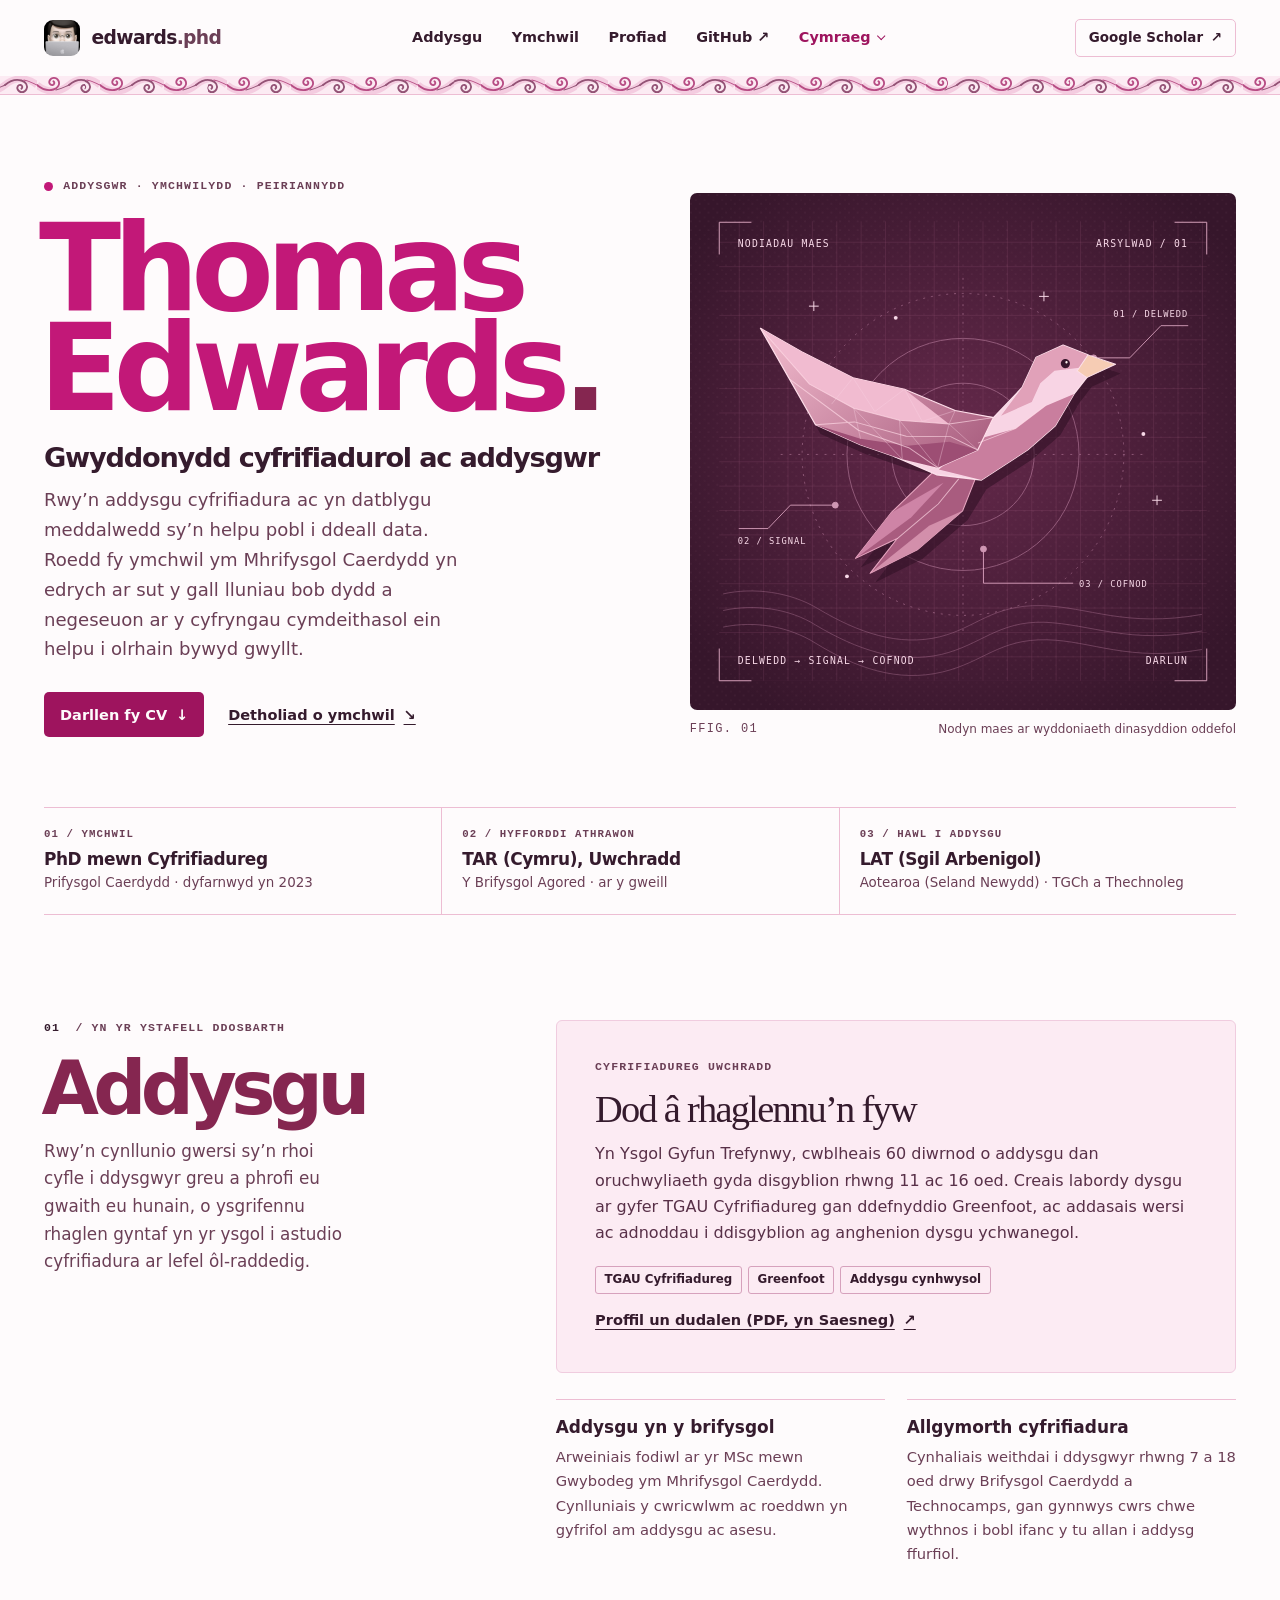
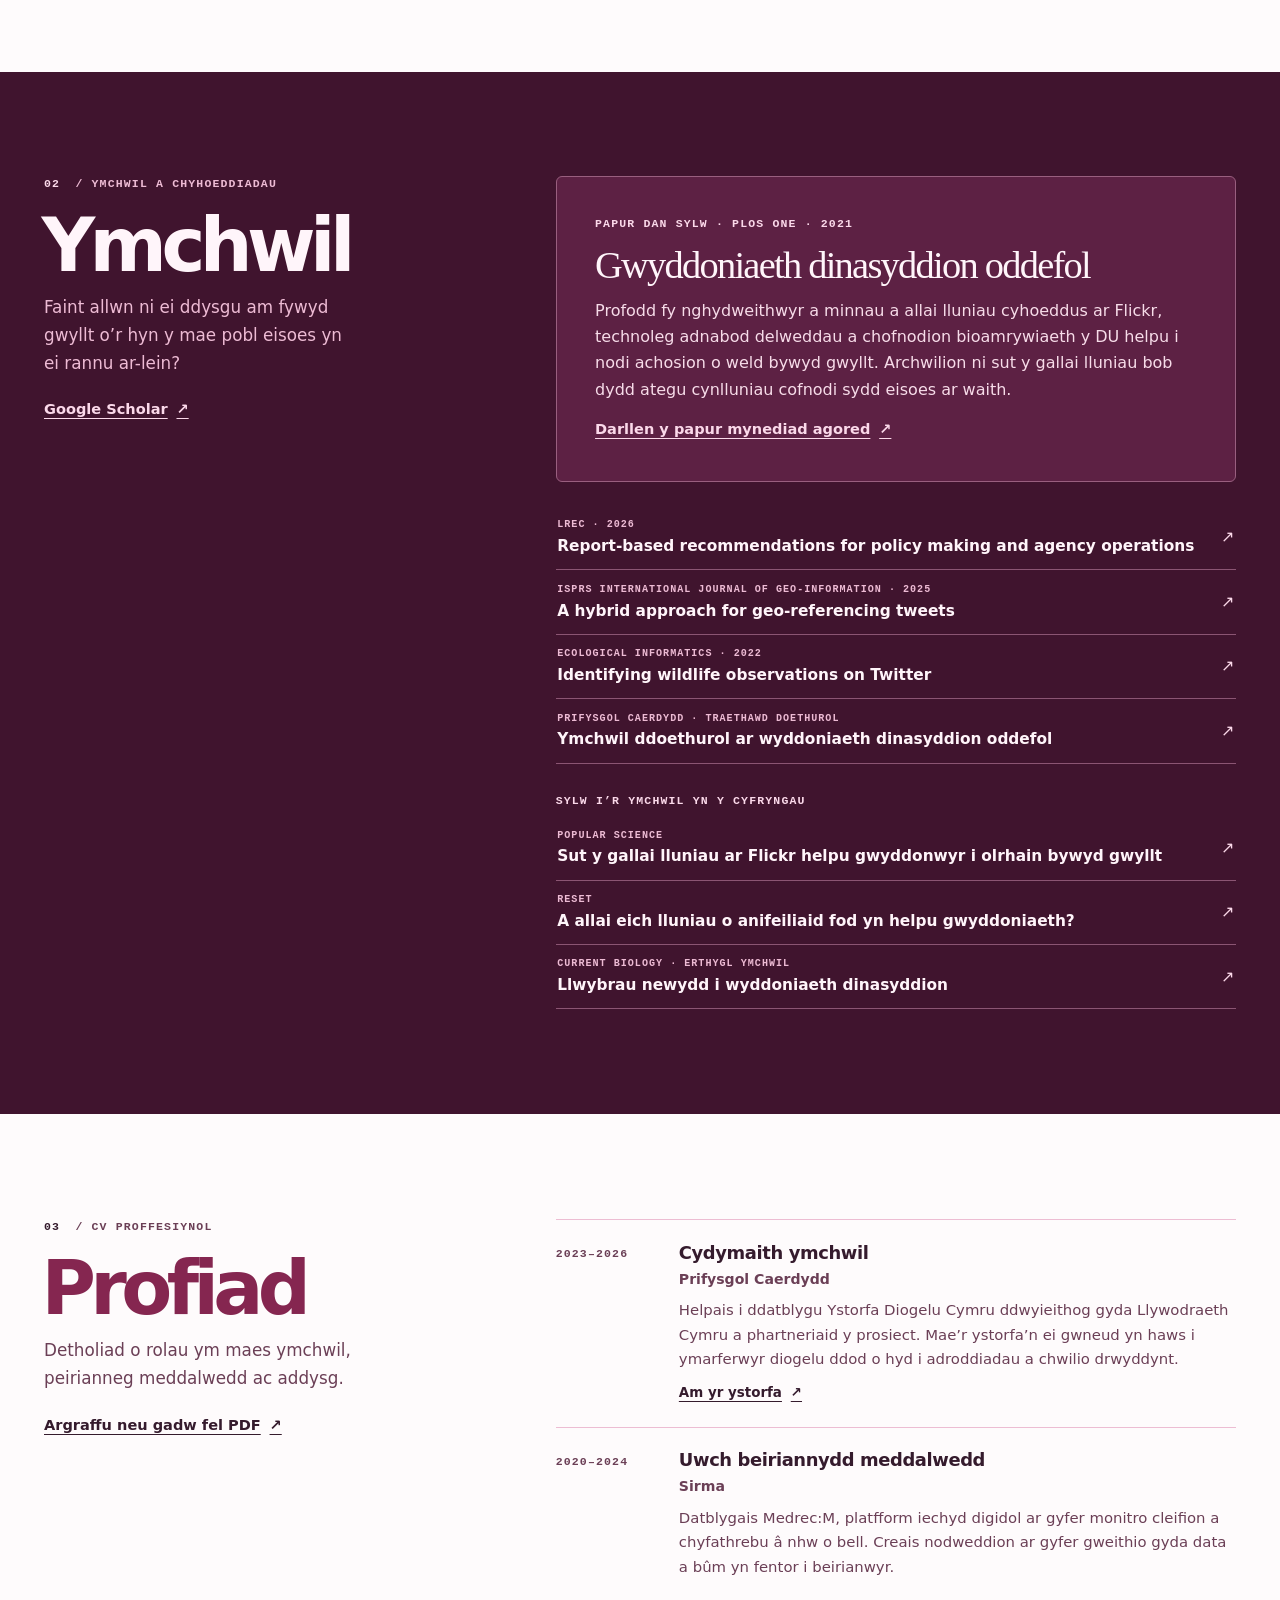
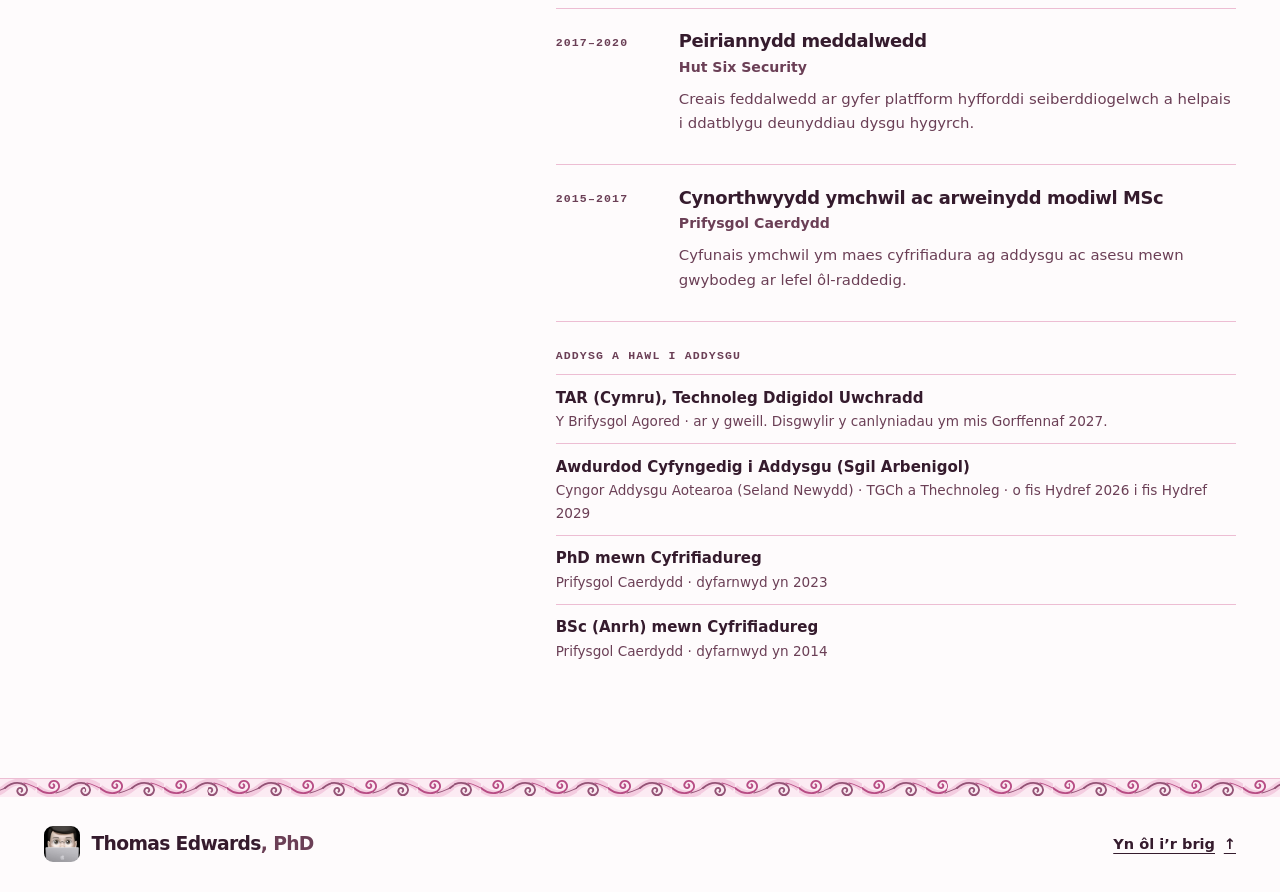
<file: cy/index.html>
<!doctype html>
<html lang="cy">
<head>
  <meta charset="utf-8">
  <meta name="viewport" content="width=device-width,initial-scale=1">
  <meta name="description" content="Thomas Edwards, PhD. Addysg ym maes cyfrifiadura, peirianneg meddalwedd ac ymchwil i wyddoniaeth dinasyddion oddefol. Cipolwg ar brofiad, cymwysterau a chyhoeddiadau.">
  <meta name="theme-color" content="#fefbfc">
  <meta property="og:title" content="Thomas Edwards, PhD — Addysg ac ymchwil ym maes cyfrifiadura">
  <meta property="og:description" content="Addysgu, peirianneg meddalwedd ac ymchwil i wyddoniaeth dinasyddion oddefol.">
  <meta property="og:type" content="website">
  <link rel="canonical" href="https://edwards.phd/cy/">
  <link rel="alternate" hreflang="en" href="https://edwards.phd/en/">
  <link rel="alternate" hreflang="cy" href="https://edwards.phd/cy/">
  <link rel="alternate" hreflang="bg" href="https://edwards.phd/bg/">
  <link rel="alternate" hreflang="mi" href="https://edwards.phd/mi/">
  <link rel="icon" href="../profile.png" type="image/png">
  <link rel="stylesheet" href="../style.css">
  <script src="../print.js" defer></script>
  <title>Thomas Edwards, PhD — Addysg ac ymchwil ym maes cyfrifiadura</title>
</head>
<body id="top">
  <a href="#main" class="skip">Neidio i’r cynnwys</a>
  <header class="masthead">
    <div class="wrap masthead-inner">
      <a class="brand" href="#top" aria-label="Hafan Thomas Edwards"><img src="../profile.png" alt="" width="36" height="36"><span>edwards<span class="brand-dot">.phd</span></span></a>
      <nav aria-label="Prif ddewislen">
        <a href="#teaching">Addysgu</a>
        <a href="#research">Ymchwil</a>
        <a href="#experience">Profiad</a>
        <a href="https://github.com/Tomedwards1991-lab">GitHub <span aria-hidden="true">↗</span></a>
        <details class="language-picker">
          <summary aria-label="Iaith (Cymraeg)"><span lang="cy">Cymraeg</span></summary>
          <ul class="language-options">
            <li><a href="../en/" lang="en" hreflang="en">English</a></li>
            <li><a href="../cy/" lang="cy" hreflang="cy" aria-current="page">Cymraeg</a></li>
            <li><a href="../bg/" lang="bg" hreflang="bg">Български</a></li>
            <li><a href="../mi/" lang="mi" hreflang="mi">Te reo Māori</a></li>
          </ul>
        </details>
      </nav>
      <a class="scholar-nav" href="https://scholar.google.com/citations?user=tnI2HVAAAAAJ&amp;hl=en">Google Scholar <span aria-hidden="true">↗</span></a>
    </div>
  </header>
  <main id="main">
    <section class="hero wrap" aria-labelledby="name">
      <div class="hero-copy">
        <p class="eyebrow hero-label"><span class="dot"></span> ADDYSGWR · YMCHWILYDD · PEIRIANNYDD</p>
        <h1 id="name">Thomas <span class="surname">Edwards<span class="hero-period">.</span></span></h1>
        <p class="hero-subtitle">Gwyddonydd cyfrifiadurol ac addysgwr</p>
        <p class="hero-deck">Rwy’n addysgu cyfrifiadura ac yn datblygu meddalwedd sy’n helpu pobl i ddeall data. Roedd fy ymchwil ym Mhrifysgol Caerdydd yn edrych ar sut y gall lluniau bob dydd a negeseuon ar y cyfryngau cymdeithasol ein helpu i olrhain bywyd gwyllt.</p>
        <div class="hero-links">
          <a class="button primary" href="#experience">Darllen fy CV <span aria-hidden="true">↓</span></a>
          <a class="text-link" href="#research">Detholiad o ymchwil <span aria-hidden="true">↘</span></a>
        </div>
      </div>
      <figure class="hero-figure">
        <img src="../field-note-cy.svg" alt="Aderyn geometrig yn hedfan mewn diagram nodiadau maes" width="560" height="530" fetchpriority="high">
        <figcaption><span>FFIG. 01</span><span>Nodyn maes ar wyddoniaeth dinasyddion oddefol</span></figcaption>
      </figure>
    </section>

    <aside class="credentials wrap" aria-label="Cipolwg ar y cymwysterau">
      <div><span class="eyebrow">01 / YMCHWIL</span><strong>PhD mewn Cyfrifiadureg</strong><span>Prifysgol Caerdydd · dyfarnwyd yn 2023</span></div>
      <div><span class="eyebrow">02 / HYFFORDDI ATHRAWON</span><strong>TAR (Cymru), Uwchradd</strong><span>Y Brifysgol Agored · ar y gweill</span></div>
      <div><span class="eyebrow">03 / HAWL I ADDYSGU</span><strong>LAT (Sgil Arbenigol)</strong><span>Aotearoa (Seland Newydd) · TGCh a Thechnoleg</span></div>
    </aside>

    <section id="teaching" class="section wrap teaching" aria-labelledby="teaching-title">
      <div class="section-intro">
        <p class="eyebrow section-label"><span>01</span> / YN YR YSTAFELL DDOSBARTH</p>
        <h2 id="teaching-title">Addysgu</h2>
        <p>Rwy’n cynllunio gwersi sy’n rhoi cyfle i ddysgwyr greu a phrofi eu gwaith eu hunain, o ysgrifennu rhaglen gyntaf yn yr ysgol i astudio cyfrifiadura ar lefel ôl-raddedig.</p>
      </div>
      <div class="teaching-body">
        <article class="feature teach-feature">
          <p class="eyebrow">CYFRIFIADUREG UWCHRADD</p>
          <h3>Dod â rhaglennu’n fyw</h3>
          <p>Yn Ysgol Gyfun Trefynwy, cwblheais 60 diwrnod o addysgu dan oruchwyliaeth gyda disgyblion rhwng 11 ac 16 oed. Creais labordy dysgu ar gyfer TGAU Cyfrifiadureg gan ddefnyddio Greenfoot, ac addasais wersi ac adnoddau i ddisgyblion ag anghenion dysgu ychwanegol.</p>
          <div class="tag-row"><span>TGAU Cyfrifiadureg</span><span>Greenfoot</span><span>Addysgu cynhwysol</span></div>
          <a class="text-link" href="../one-page-profile.pdf" hreflang="en">Proffil un dudalen (PDF, yn Saesneg) <span aria-hidden="true">↗</span></a>
        </article>
        <div class="teaching-notes">
          <article><h3>Addysgu yn y brifysgol</h3><p>Arweiniais fodiwl ar yr MSc mewn Gwybodeg ym Mhrifysgol Caerdydd. Cynlluniais y cwricwlwm ac roeddwn yn gyfrifol am addysgu ac asesu.</p></article>
          <article><h3>Allgymorth cyfrifiadura</h3><p>Cynhaliais weithdai i ddysgwyr rhwng 7 a 18 oed drwy Brifysgol Caerdydd a Technocamps, gan gynnwys cwrs chwe wythnos i bobl ifanc y tu allan i addysg ffurfiol.</p></article>
        </div>
      </div>
    </section>

    <section id="research" class="research-band" aria-labelledby="research-title">
      <div class="section wrap research">
        <div class="section-intro">
          <p class="eyebrow section-label"><span>02</span> / YMCHWIL A CHYHOEDDIADAU</p>
          <h2 id="research-title">Ymchwil</h2>
          <p>Faint allwn ni ei ddysgu am fywyd gwyllt o’r hyn y mae pobl eisoes yn ei rannu ar-lein?</p>
          <a class="text-link" href="https://scholar.google.com/citations?user=tnI2HVAAAAAJ&amp;hl=en">Google Scholar <span aria-hidden="true">↗</span></a>
        </div>
        <div class="research-body">
          <article class="research-feature">
            <p class="eyebrow">PAPUR DAN SYLW · PLOS ONE · 2021</p>
            <h3>Gwyddoniaeth dinasyddion oddefol</h3>
            <p>Profodd fy nghydweithwyr a minnau a allai lluniau cyhoeddus ar Flickr, technoleg adnabod delweddau a chofnodion bioamrywiaeth y DU helpu i nodi achosion o weld bywyd gwyllt. Archwilion ni sut y gallai lluniau bob dydd ategu cynlluniau cofnodi sydd eisoes ar waith.</p>
            <a class="text-link" href="https://doi.org/10.1371/journal.pone.0255416">Darllen y papur mynediad agored <span aria-hidden="true">↗</span></a>
          </article>
          <ul class="link-list publications" aria-label="Detholiad o gyhoeddiadau">
            <li><a href="https://aclanthology.org/2026.lrec-1.21/"><span><small>LREC · 2026</small><strong lang="en">Report-based recommendations for policy making and agency operations</strong></span><span aria-hidden="true">↗</span></a></li>
            <li><a href="https://doi.org/10.3390/ijgi14090321"><span><small lang="en">ISPRS INTERNATIONAL JOURNAL OF GEO-INFORMATION · 2025</small><strong lang="en">A hybrid approach for geo-referencing tweets</strong></span><span aria-hidden="true">↗</span></a></li>
            <li><a href="https://orca.cardiff.ac.uk/id/eprint/147972/"><span><small lang="en">ECOLOGICAL INFORMATICS · 2022</small><strong lang="en">Identifying wildlife observations on Twitter</strong></span><span aria-hidden="true">↗</span></a></li>
            <li><a href="https://orca.cardiff.ac.uk/id/eprint/154451/"><span><small>PRIFYSGOL CAERDYDD · TRAETHAWD DOETHUROL</small><strong>Ymchwil ddoethurol ar wyddoniaeth dinasyddion oddefol</strong></span><span aria-hidden="true">↗</span></a></li>
          </ul>
          <div class="coverage">
            <p class="eyebrow">SYLW I’R YMCHWIL YN Y CYFRYNGAU</p>
            <ul class="link-list">
              <li><a href="https://www.popsci.com/technology/flickr-citizen-science-wildlife/"><span><small lang="en">POPULAR SCIENCE</small><strong>Sut y gallai lluniau ar Flickr helpu gwyddonwyr i olrhain bywyd gwyllt</strong></span><span aria-hidden="true">↗</span></a></li>
              <li><a href="https://en.reset.org/passive-citizen-science-could-your-animal-photos-be-helping-science-without-you-even-knowing/"><span><small>RESET</small><strong>A allai eich lluniau o anifeiliaid fod yn helpu gwyddoniaeth?</strong></span><span aria-hidden="true">↗</span></a></li>
              <li><a href="https://www.cell.com/current-biology/fulltext/S0960-9822%2821%2901463-9"><span><small><span lang="en">CURRENT BIOLOGY</span> · ERTHYGL YMCHWIL</small><strong>Llwybrau newydd i wyddoniaeth dinasyddion</strong></span><span aria-hidden="true">↗</span></a></li>
            </ul>
          </div>
        </div>
      </div>
    </section>

    <section id="experience" class="section wrap experience" aria-labelledby="experience-title">
      <div class="section-intro">
        <p class="eyebrow section-label"><span>03</span> / CV PROFFESIYNOL</p>
        <h2 id="experience-title">Profiad</h2>
        <p>Detholiad o rolau ym maes ymchwil, peirianneg meddalwedd ac addysg.</p>
        <button type="button" class="text-link print-button" hidden>Argraffu neu gadw fel PDF <span aria-hidden="true">↗</span></button>
      </div>
      <div class="experience-body">
        <ol class="timeline">
          <li><span class="eyebrow">2023–2026</span><div><h3>Cydymaith ymchwil</h3><p class="organisation">Prifysgol Caerdydd</p><p>Helpais i ddatblygu Ystorfa Diogelu Cymru ddwyieithog gyda Llywodraeth Cymru a phartneriaid y prosiect. Mae’r ystorfa’n ei gwneud yn haws i ymarferwyr diogelu ddod o hyd i adroddiadau a chwilio drwyddynt.</p><a class="text-link" href="https://www.cardiff.ac.uk/security-crime-intelligence-innovation-institute/research/projects/wales-safeguarding-repository">Am yr ystorfa <span aria-hidden="true">↗</span></a></div></li>
          <li><span class="eyebrow">2020–2024</span><div><h3>Uwch beiriannydd meddalwedd</h3><p class="organisation">Sirma</p><p>Datblygais Medrec:M, platfform iechyd digidol ar gyfer monitro cleifion a chyfathrebu â nhw o bell. Creais nodweddion ar gyfer gweithio gyda data a bûm yn fentor i beirianwyr.</p></div></li>
          <li><span class="eyebrow">2017–2020</span><div><h3>Peiriannydd meddalwedd</h3><p class="organisation">Hut Six Security</p><p>Creais feddalwedd ar gyfer platfform hyfforddi seiberddiogelwch a helpais i ddatblygu deunyddiau dysgu hygyrch.</p></div></li>
          <li><span class="eyebrow">2015–2017</span><div><h3>Cynorthwyydd ymchwil ac arweinydd modiwl MSc</h3><p class="organisation">Prifysgol Caerdydd</p><p>Cyfunais ymchwil ym maes cyfrifiadura ag addysgu ac asesu mewn gwybodeg ar lefel ôl-raddedig.</p></div></li>
        </ol>
        <div class="qualifications">
          <p class="eyebrow">ADDYSG A HAWL I ADDYSGU</p>
          <dl>
            <div><dt>TAR (Cymru), Technoleg Ddigidol Uwchradd</dt><dd>Y Brifysgol Agored · ar y gweill. Disgwylir y canlyniadau ym mis Gorffennaf 2027.</dd></div>
            <div><dt>Awdurdod Cyfyngedig i Addysgu (Sgil Arbenigol)</dt><dd>Cyngor Addysgu Aotearoa (Seland Newydd) · TGCh a Thechnoleg · o fis Hydref 2026 i fis Hydref 2029</dd></div>
            <div><dt>PhD mewn Cyfrifiadureg</dt><dd>Prifysgol Caerdydd · dyfarnwyd yn 2023</dd></div>
            <div><dt>BSc (Anrh) mewn Cyfrifiadureg</dt><dd>Prifysgol Caerdydd · dyfarnwyd yn 2014</dd></div>
          </dl>
        </div>
      </div>
    </section>
  </main>
  <footer class="footer">
    <div class="wrap footer-inner"><a class="brand" href="#top"><img src="../profile.png" alt="" width="36" height="36"><span>Thomas Edwards<span class="brand-dot">, PhD</span></span></a><a class="text-link" href="#top">Yn ôl i’r brig <span aria-hidden="true">↑</span></a></div>
  </footer>
</body>
</html>
</file>
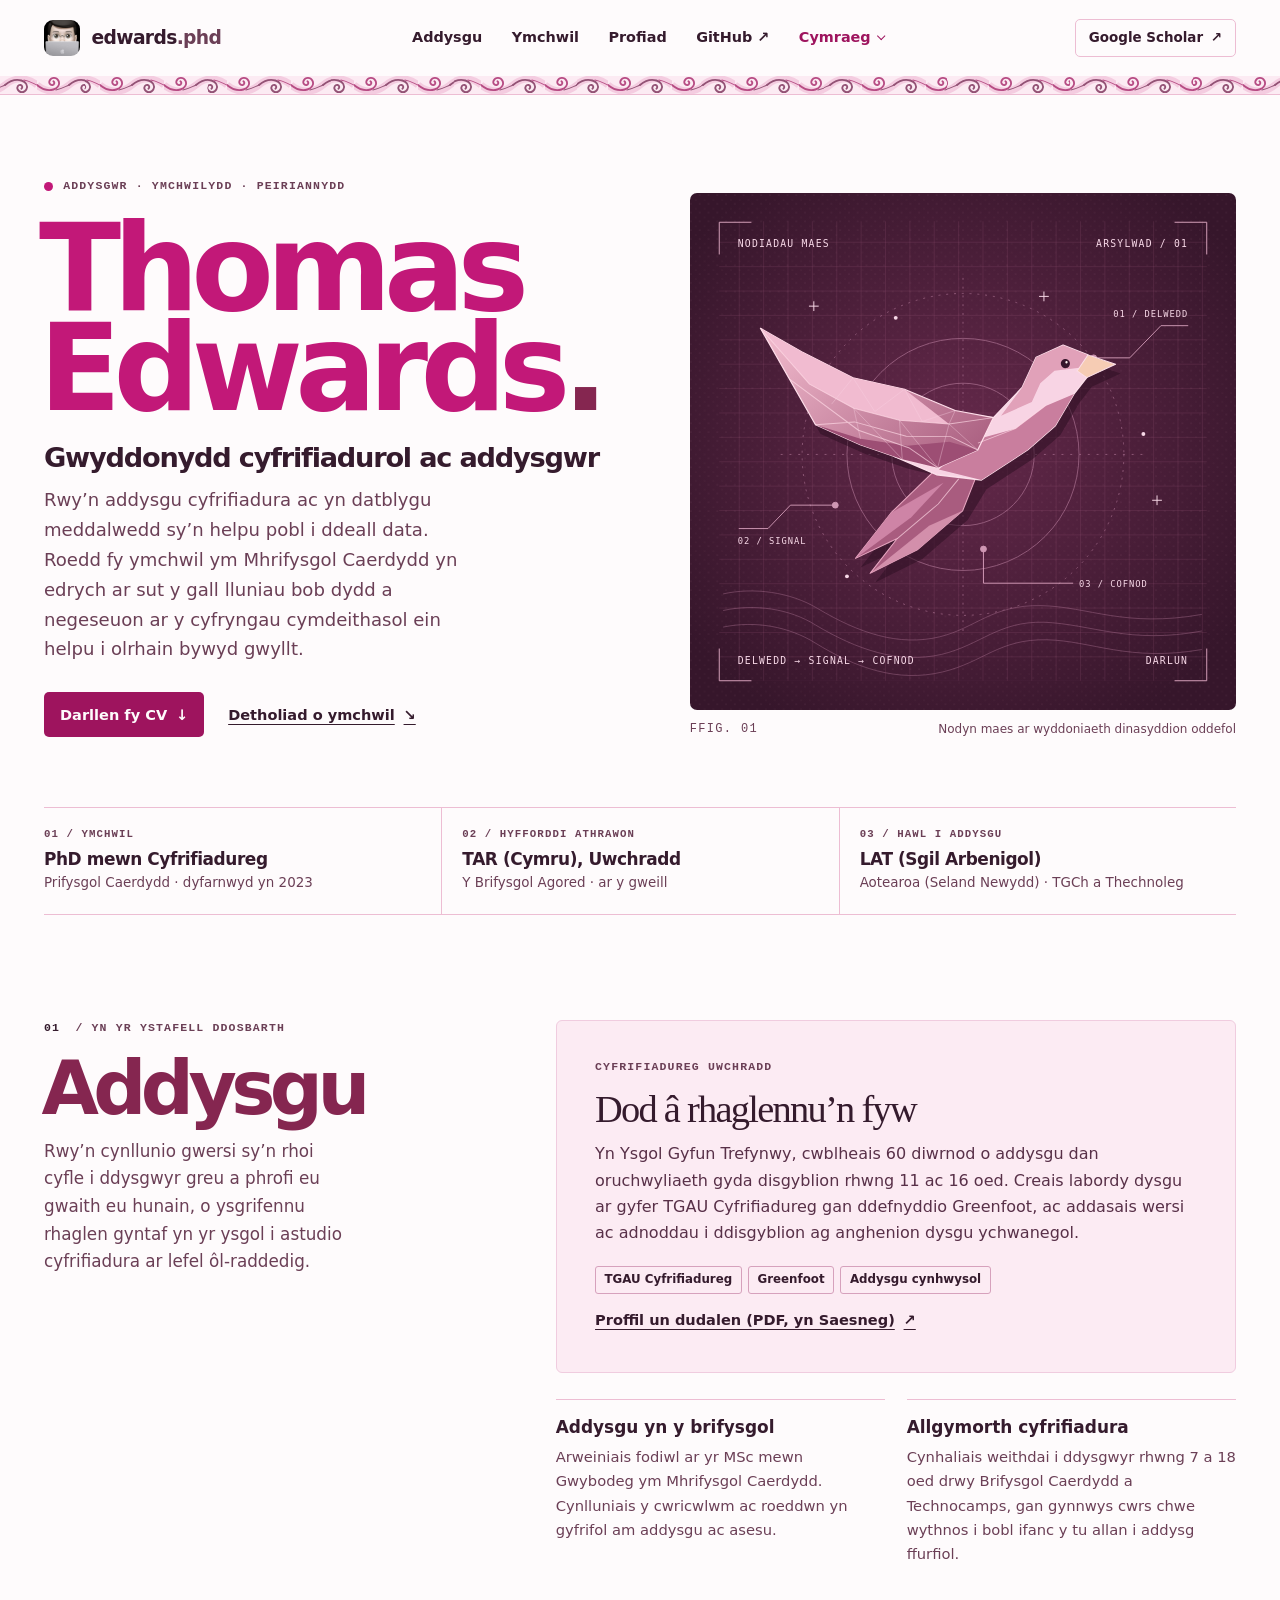
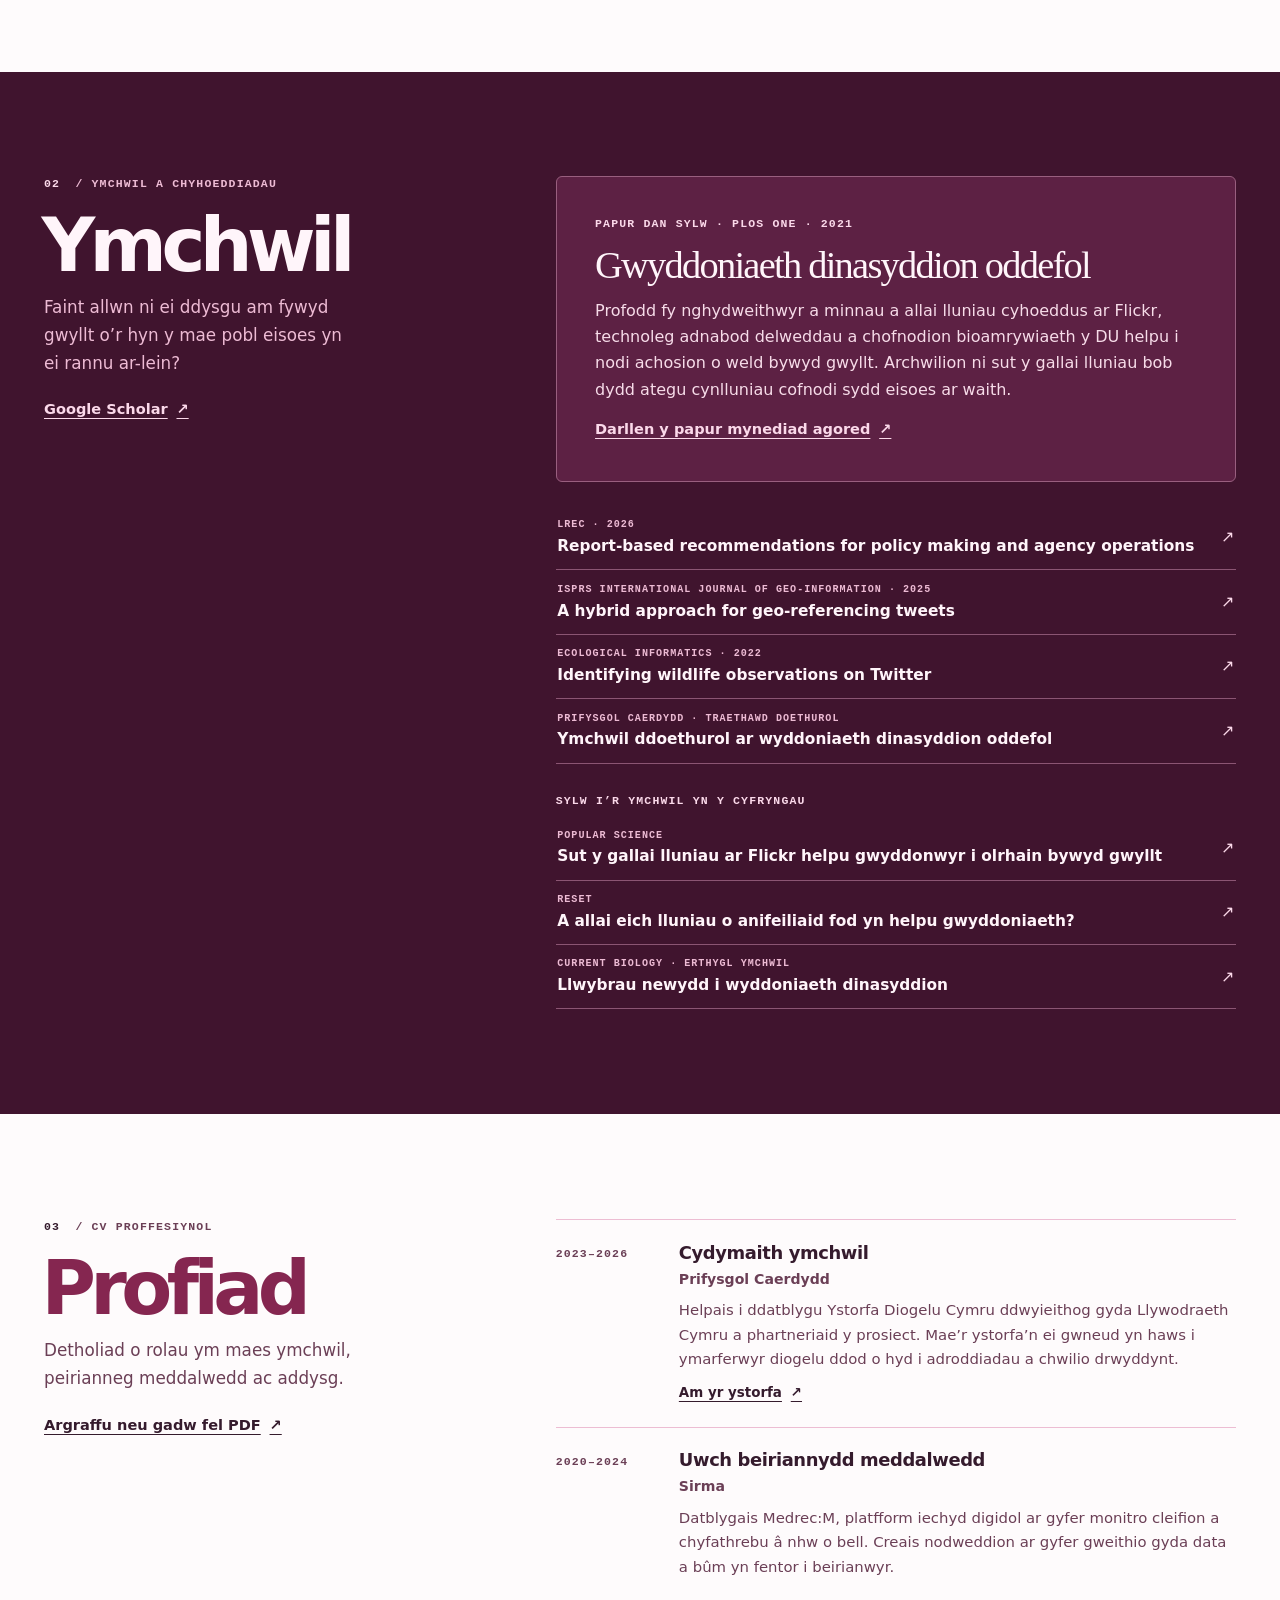
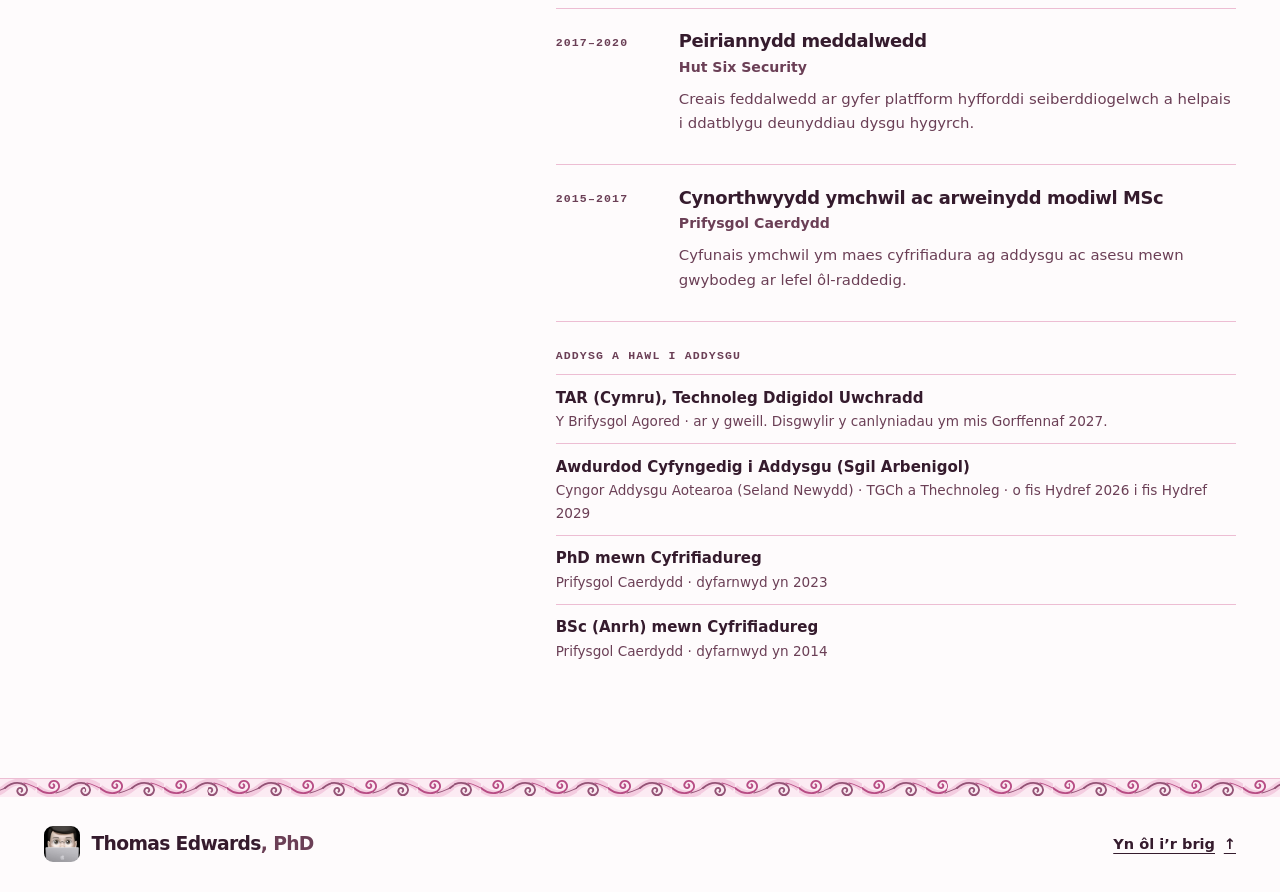
<file: cymraeg/index.html>
<!doctype html>
<html lang="cy">
<head>
  <meta charset="utf-8">
  <meta name="viewport" content="width=device-width,initial-scale=1">
  <meta name="description" content="Thomas Edwards, PhD. Addysg ym maes cyfrifiadura, peirianneg meddalwedd ac ymchwil i wyddoniaeth dinasyddion oddefol. Cipolwg ar brofiad, cymwysterau a chyhoeddiadau.">
  <meta name="theme-color" content="#fefbfc">
  <meta property="og:title" content="Thomas Edwards, PhD — Addysg ac ymchwil ym maes cyfrifiadura">
  <meta property="og:description" content="Addysgu, peirianneg meddalwedd ac ymchwil i wyddoniaeth dinasyddion oddefol.">
  <meta property="og:type" content="website">
  <link rel="canonical" href="https://edwards.phd/cymraeg/">
  <link rel="alternate" hreflang="en" href="https://edwards.phd/">
  <link rel="alternate" hreflang="cy" href="https://edwards.phd/cymraeg/">
  <link rel="alternate" hreflang="bg" href="https://edwards.phd/bg/">
  <link rel="alternate" hreflang="mi" href="https://edwards.phd/mi/">
  <link rel="icon" href="../profile.png" type="image/png">
  <link rel="stylesheet" href="../style.css">
  <script src="../print.js" defer></script>
  <title>Thomas Edwards, PhD — Addysg ac ymchwil ym maes cyfrifiadura</title>
</head>
<body id="top">
  <a href="#main" class="skip">Neidio i’r cynnwys</a>
  <header class="masthead">
    <div class="wrap masthead-inner">
      <a class="brand" href="#top" aria-label="Hafan Thomas Edwards"><img src="../profile.png" alt="" width="36" height="36"><span>edwards<span class="brand-dot">.phd</span></span></a>
      <nav aria-label="Prif ddewislen">
        <a href="#teaching">Addysgu</a>
        <a href="#research">Ymchwil</a>
        <a href="#experience">Profiad</a>
        <a href="https://github.com/Tomedwards1991-lab">GitHub <span aria-hidden="true">↗</span></a>
        <details class="language-picker">
          <summary aria-label="Iaith (Cymraeg)"><span lang="cy">Cymraeg</span></summary>
          <ul class="language-options">
            <li><a href="../" lang="en" hreflang="en">English</a></li>
            <li><a href="../cymraeg/" lang="cy" hreflang="cy" aria-current="page">Cymraeg</a></li>
            <li><a href="../bg/" lang="bg" hreflang="bg">Български</a></li>
            <li><a href="../mi/" lang="mi" hreflang="mi">Te reo Māori</a></li>
          </ul>
        </details>
      </nav>
      <a class="scholar-nav" href="https://scholar.google.com/citations?user=tnI2HVAAAAAJ&amp;hl=en">Google Scholar <span aria-hidden="true">↗</span></a>
    </div>
  </header>
  <main id="main">
    <section class="hero wrap" aria-labelledby="name">
      <div class="hero-copy">
        <p class="eyebrow hero-label"><span class="dot"></span> ADDYSGWR · YMCHWILYDD · PEIRIANNYDD</p>
        <h1 id="name">Thomas <span class="surname">Edwards<span class="hero-period">.</span></span></h1>
        <p class="hero-subtitle">Gwyddonydd cyfrifiadurol ac addysgwr</p>
        <p class="hero-deck">Rwy’n addysgu cyfrifiadura ac yn datblygu meddalwedd sy’n helpu pobl i ddeall data. Roedd fy ymchwil ym Mhrifysgol Caerdydd yn edrych ar sut y gall lluniau bob dydd a negeseuon ar y cyfryngau cymdeithasol ein helpu i olrhain bywyd gwyllt.</p>
        <div class="hero-links">
          <a class="button primary" href="#experience">Darllen fy CV <span aria-hidden="true">↓</span></a>
          <a class="text-link" href="#research">Detholiad o ymchwil <span aria-hidden="true">↘</span></a>
        </div>
      </div>
      <figure class="hero-figure">
        <img src="../field-note-cy.svg" alt="Aderyn geometrig yn hedfan mewn diagram nodiadau maes" width="560" height="530" fetchpriority="high">
        <figcaption><span>FFIG. 01</span><span>Nodyn maes ar wyddoniaeth dinasyddion oddefol</span></figcaption>
      </figure>
    </section>

    <aside class="credentials wrap" aria-label="Cipolwg ar y cymwysterau">
      <div><span class="eyebrow">01 / YMCHWIL</span><strong>PhD mewn Cyfrifiadureg</strong><span>Prifysgol Caerdydd · dyfarnwyd yn 2023</span></div>
      <div><span class="eyebrow">02 / HYFFORDDI ATHRAWON</span><strong>TAR (Cymru), Uwchradd</strong><span>Y Brifysgol Agored · ar y gweill</span></div>
      <div><span class="eyebrow">03 / HAWL I ADDYSGU</span><strong>LAT (Sgil Arbenigol)</strong><span>Aotearoa (Seland Newydd) · TGCh a Thechnoleg</span></div>
    </aside>

    <section id="teaching" class="section wrap teaching" aria-labelledby="teaching-title">
      <div class="section-intro">
        <p class="eyebrow section-label"><span>01</span> / YN YR YSTAFELL DDOSBARTH</p>
        <h2 id="teaching-title">Addysgu</h2>
        <p>Rwy’n cynllunio gwersi sy’n rhoi cyfle i ddysgwyr greu a phrofi eu gwaith eu hunain, o ysgrifennu rhaglen gyntaf yn yr ysgol i astudio cyfrifiadura ar lefel ôl-raddedig.</p>
      </div>
      <div class="teaching-body">
        <article class="feature teach-feature">
          <p class="eyebrow">CYFRIFIADUREG UWCHRADD</p>
          <h3>Dod â rhaglennu’n fyw</h3>
          <p>Yn Ysgol Gyfun Trefynwy, cwblheais 60 diwrnod o addysgu dan oruchwyliaeth gyda disgyblion rhwng 11 ac 16 oed. Creais labordy dysgu ar gyfer TGAU Cyfrifiadureg gan ddefnyddio Greenfoot, ac addasais wersi ac adnoddau i ddisgyblion ag anghenion dysgu ychwanegol.</p>
          <div class="tag-row"><span>TGAU Cyfrifiadureg</span><span>Greenfoot</span><span>Addysgu cynhwysol</span></div>
          <a class="text-link" href="../one-page-profile.pdf" hreflang="en">Proffil un dudalen (PDF, yn Saesneg) <span aria-hidden="true">↗</span></a>
        </article>
        <div class="teaching-notes">
          <article><h3>Addysgu yn y brifysgol</h3><p>Arweiniais fodiwl ar yr MSc mewn Gwybodeg ym Mhrifysgol Caerdydd. Cynlluniais y cwricwlwm ac roeddwn yn gyfrifol am addysgu ac asesu.</p></article>
          <article><h3>Allgymorth cyfrifiadura</h3><p>Cynhaliais weithdai i ddysgwyr rhwng 7 a 18 oed drwy Brifysgol Caerdydd a Technocamps, gan gynnwys cwrs chwe wythnos i bobl ifanc y tu allan i addysg ffurfiol.</p></article>
        </div>
      </div>
    </section>

    <section id="research" class="research-band" aria-labelledby="research-title">
      <div class="section wrap research">
        <div class="section-intro">
          <p class="eyebrow section-label"><span>02</span> / YMCHWIL A CHYHOEDDIADAU</p>
          <h2 id="research-title">Ymchwil</h2>
          <p>Faint allwn ni ei ddysgu am fywyd gwyllt o’r hyn y mae pobl eisoes yn ei rannu ar-lein?</p>
          <a class="text-link" href="https://scholar.google.com/citations?user=tnI2HVAAAAAJ&amp;hl=en">Google Scholar <span aria-hidden="true">↗</span></a>
        </div>
        <div class="research-body">
          <article class="research-feature">
            <p class="eyebrow">PAPUR DAN SYLW · PLOS ONE · 2021</p>
            <h3>Gwyddoniaeth dinasyddion oddefol</h3>
            <p>Profodd fy nghydweithwyr a minnau a allai lluniau cyhoeddus ar Flickr, technoleg adnabod delweddau a chofnodion bioamrywiaeth y DU helpu i nodi achosion o weld bywyd gwyllt. Archwilion ni sut y gallai lluniau bob dydd ategu cynlluniau cofnodi sydd eisoes ar waith.</p>
            <a class="text-link" href="https://doi.org/10.1371/journal.pone.0255416">Darllen y papur mynediad agored <span aria-hidden="true">↗</span></a>
          </article>
          <ul class="link-list publications" aria-label="Detholiad o gyhoeddiadau">
            <li><a href="https://aclanthology.org/2026.lrec-1.21/"><span><small>LREC · 2026</small><strong lang="en">Report-based recommendations for policy making and agency operations</strong></span><span aria-hidden="true">↗</span></a></li>
            <li><a href="https://doi.org/10.3390/ijgi14090321"><span><small lang="en">ISPRS INTERNATIONAL JOURNAL OF GEO-INFORMATION · 2025</small><strong lang="en">A hybrid approach for geo-referencing tweets</strong></span><span aria-hidden="true">↗</span></a></li>
            <li><a href="https://orca.cardiff.ac.uk/id/eprint/147972/"><span><small lang="en">ECOLOGICAL INFORMATICS · 2022</small><strong lang="en">Identifying wildlife observations on Twitter</strong></span><span aria-hidden="true">↗</span></a></li>
            <li><a href="https://orca.cardiff.ac.uk/id/eprint/154451/"><span><small>PRIFYSGOL CAERDYDD · TRAETHAWD DOETHUROL</small><strong>Ymchwil ddoethurol ar wyddoniaeth dinasyddion oddefol</strong></span><span aria-hidden="true">↗</span></a></li>
          </ul>
          <div class="coverage">
            <p class="eyebrow">SYLW I’R YMCHWIL YN Y CYFRYNGAU</p>
            <ul class="link-list">
              <li><a href="https://www.popsci.com/technology/flickr-citizen-science-wildlife/"><span><small lang="en">POPULAR SCIENCE</small><strong>Sut y gallai lluniau ar Flickr helpu gwyddonwyr i olrhain bywyd gwyllt</strong></span><span aria-hidden="true">↗</span></a></li>
              <li><a href="https://en.reset.org/passive-citizen-science-could-your-animal-photos-be-helping-science-without-you-even-knowing/"><span><small>RESET</small><strong>A allai eich lluniau o anifeiliaid fod yn helpu gwyddoniaeth?</strong></span><span aria-hidden="true">↗</span></a></li>
              <li><a href="https://www.cell.com/current-biology/fulltext/S0960-9822%2821%2901463-9"><span><small><span lang="en">CURRENT BIOLOGY</span> · ERTHYGL YMCHWIL</small><strong>Llwybrau newydd i wyddoniaeth dinasyddion</strong></span><span aria-hidden="true">↗</span></a></li>
            </ul>
          </div>
        </div>
      </div>
    </section>

    <section id="experience" class="section wrap experience" aria-labelledby="experience-title">
      <div class="section-intro">
        <p class="eyebrow section-label"><span>03</span> / CV PROFFESIYNOL</p>
        <h2 id="experience-title">Profiad</h2>
        <p>Detholiad o rolau ym maes ymchwil, peirianneg meddalwedd ac addysg.</p>
        <button type="button" class="text-link print-button" hidden>Argraffu neu gadw fel PDF <span aria-hidden="true">↗</span></button>
      </div>
      <div class="experience-body">
        <ol class="timeline">
          <li><span class="eyebrow">2023–2026</span><div><h3>Cydymaith ymchwil</h3><p class="organisation">Prifysgol Caerdydd</p><p>Helpais i ddatblygu Ystorfa Diogelu Cymru ddwyieithog gyda Llywodraeth Cymru a phartneriaid y prosiect. Mae’r ystorfa’n ei gwneud yn haws i ymarferwyr diogelu ddod o hyd i adroddiadau a chwilio drwyddynt.</p><a class="text-link" href="https://www.cardiff.ac.uk/security-crime-intelligence-innovation-institute/research/projects/wales-safeguarding-repository">Am yr ystorfa <span aria-hidden="true">↗</span></a></div></li>
          <li><span class="eyebrow">2020–2024</span><div><h3>Uwch beiriannydd meddalwedd</h3><p class="organisation">Sirma</p><p>Datblygais Medrec:M, platfform iechyd digidol ar gyfer monitro cleifion a chyfathrebu â nhw o bell. Creais nodweddion ar gyfer gweithio gyda data a bûm yn fentor i beirianwyr.</p></div></li>
          <li><span class="eyebrow">2017–2020</span><div><h3>Peiriannydd meddalwedd</h3><p class="organisation">Hut Six Security</p><p>Creais feddalwedd ar gyfer platfform hyfforddi seiberddiogelwch a helpais i ddatblygu deunyddiau dysgu hygyrch.</p></div></li>
          <li><span class="eyebrow">2015–2017</span><div><h3>Cynorthwyydd ymchwil ac arweinydd modiwl MSc</h3><p class="organisation">Prifysgol Caerdydd</p><p>Cyfunais ymchwil ym maes cyfrifiadura ag addysgu ac asesu mewn gwybodeg ar lefel ôl-raddedig.</p></div></li>
        </ol>
        <div class="qualifications">
          <p class="eyebrow">ADDYSG A HAWL I ADDYSGU</p>
          <dl>
            <div><dt>TAR (Cymru), Technoleg Ddigidol Uwchradd</dt><dd>Y Brifysgol Agored · ar y gweill. Disgwylir y canlyniadau ym mis Gorffennaf 2027.</dd></div>
            <div><dt>Awdurdod Cyfyngedig i Addysgu (Sgil Arbenigol)</dt><dd>Cyngor Addysgu Aotearoa (Seland Newydd) · TGCh a Thechnoleg · o fis Hydref 2026 i fis Hydref 2029</dd></div>
            <div><dt>PhD mewn Cyfrifiadureg</dt><dd>Prifysgol Caerdydd · dyfarnwyd yn 2023</dd></div>
            <div><dt>BSc (Anrh) mewn Cyfrifiadureg</dt><dd>Prifysgol Caerdydd · dyfarnwyd yn 2014</dd></div>
          </dl>
        </div>
      </div>
    </section>
  </main>
  <footer class="footer">
    <div class="wrap footer-inner"><a class="brand" href="#top"><img src="../profile.png" alt="" width="36" height="36"><span>Thomas Edwards<span class="brand-dot">, PhD</span></span></a><a class="text-link" href="#top">Yn ôl i’r brig <span aria-hidden="true">↑</span></a></div>
  </footer>
</body>
</html>
</file>
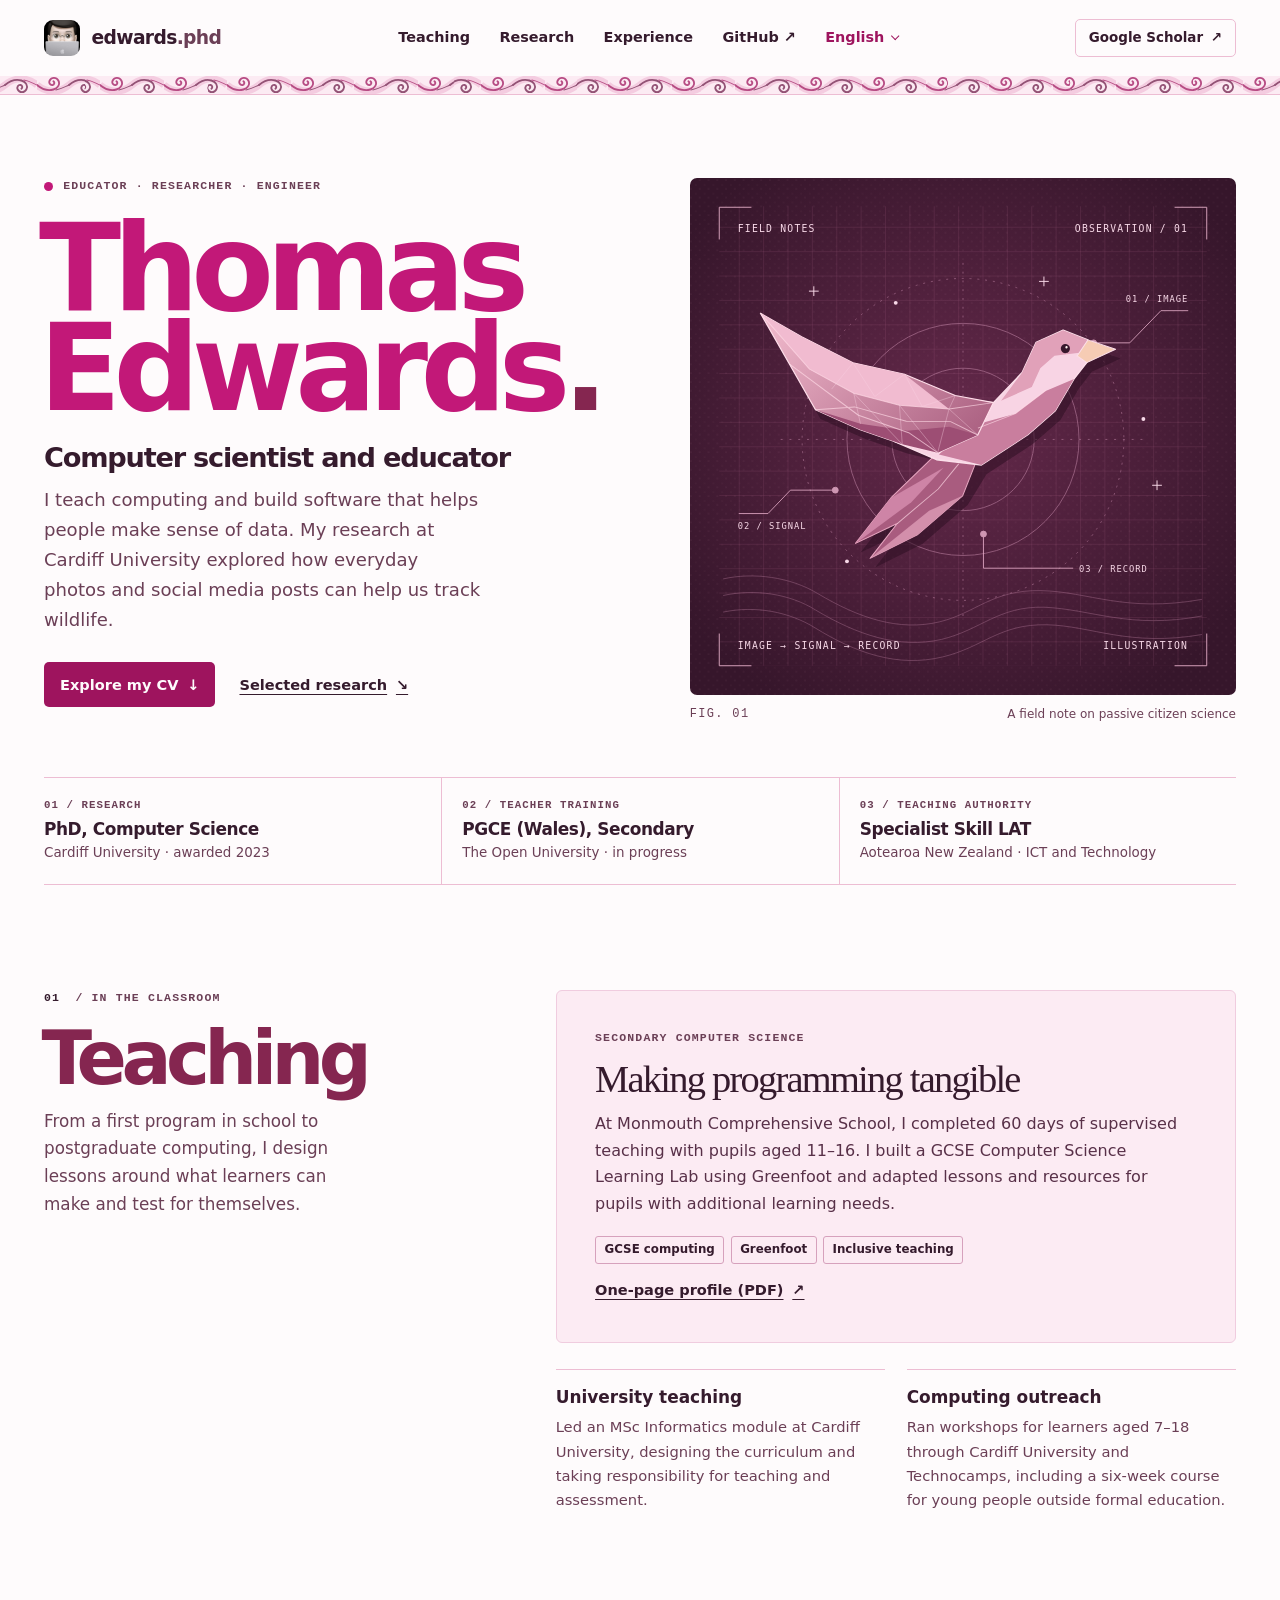
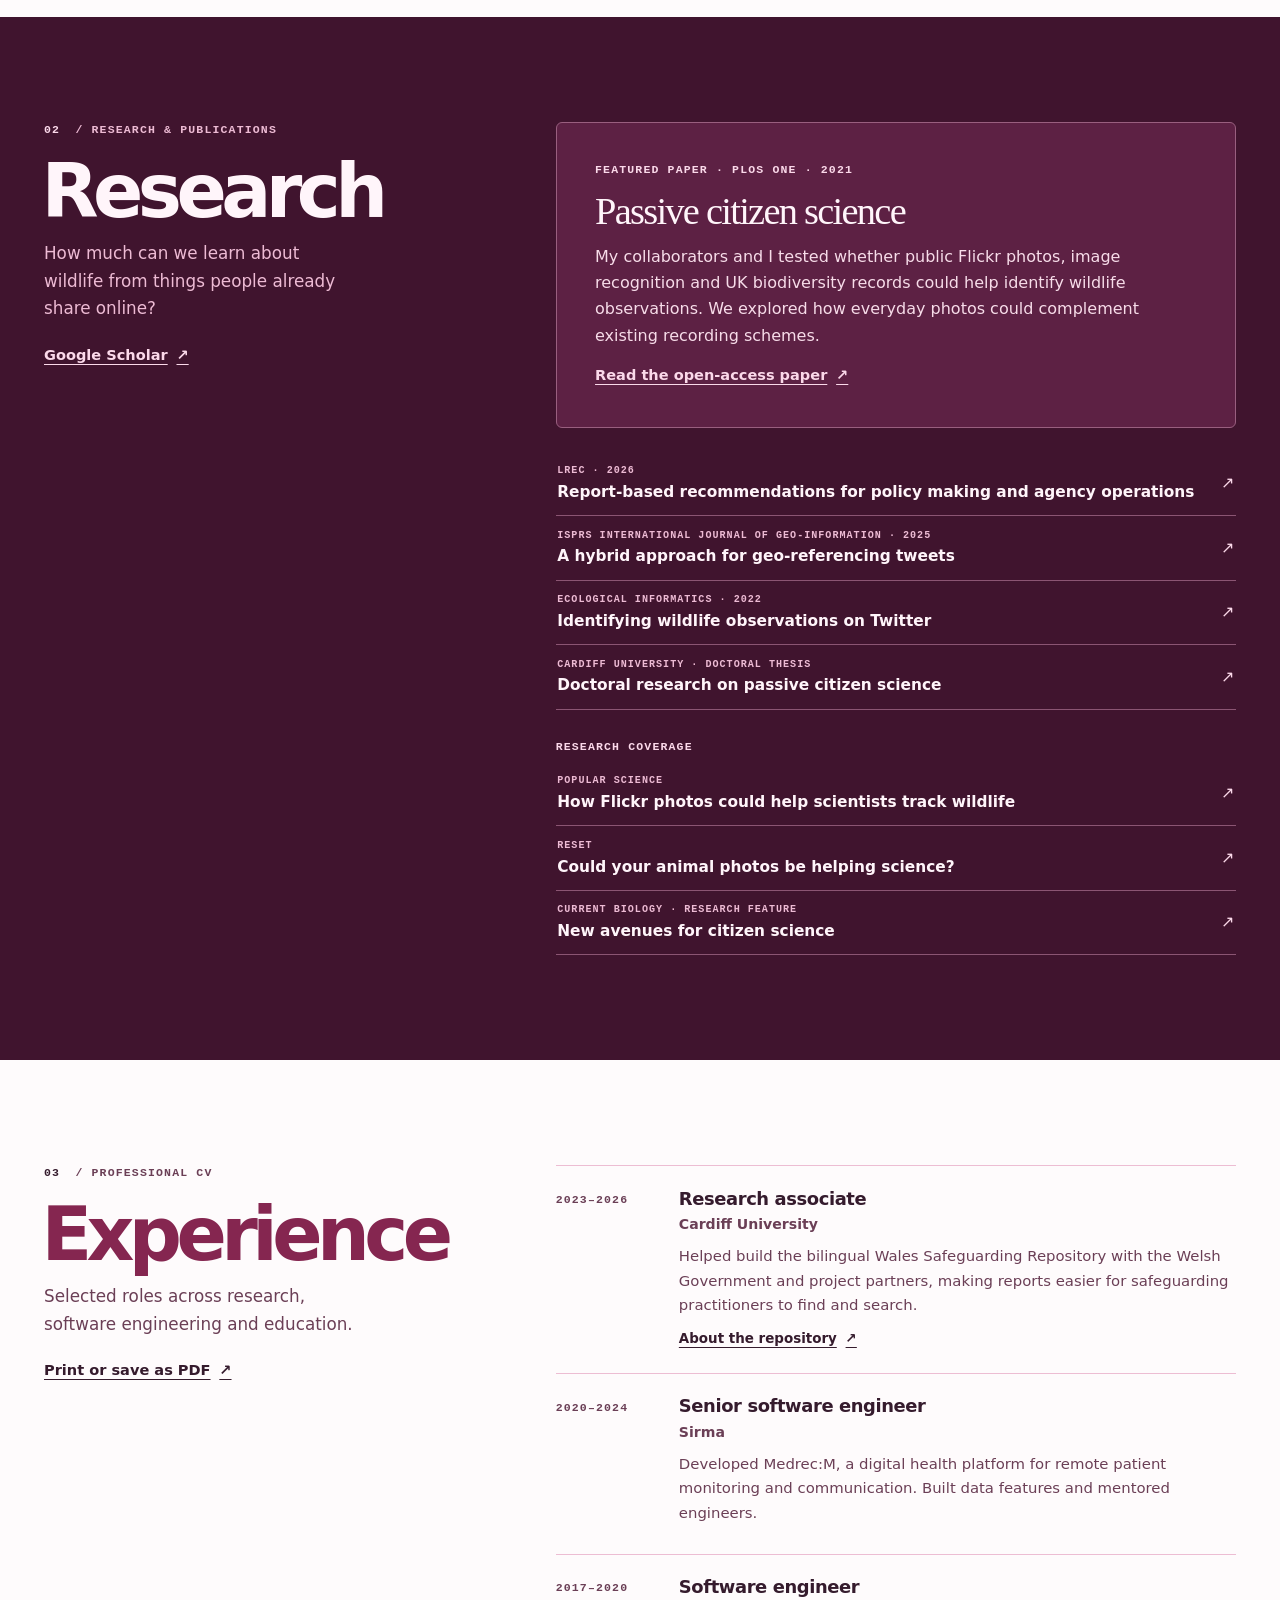
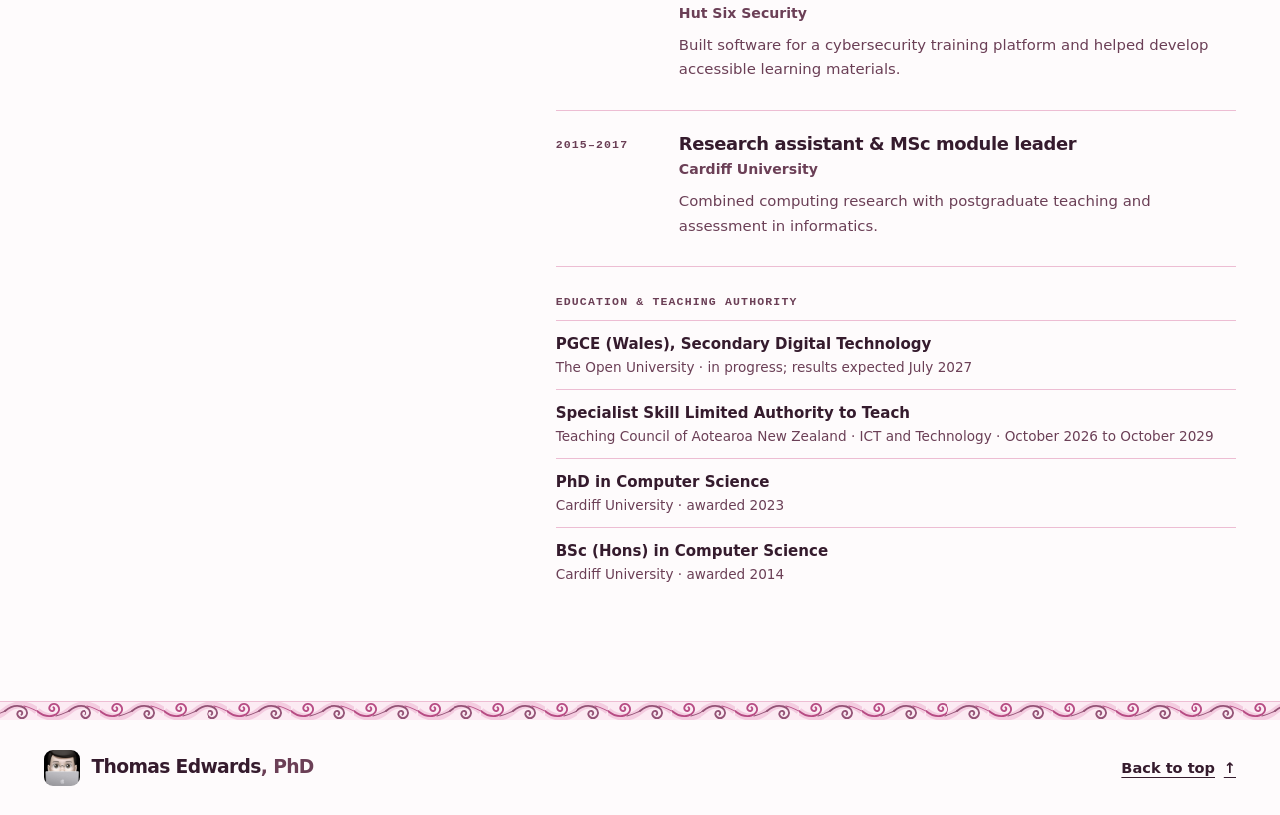
<file: en/index.html>
<!doctype html>
<html lang="en">
<head>
  <meta charset="utf-8">
  <meta name="viewport" content="width=device-width,initial-scale=1">
  <meta name="description" content="Thomas Edwards, PhD. Computing education, software engineering and research in passive citizen science. Selected experience, qualifications and publications.">
  <meta name="theme-color" content="#fefbfc">
  <meta property="og:title" content="Thomas Edwards, PhD — Computing education and research">
  <meta property="og:description" content="Teaching, software engineering and research in passive citizen science.">
  <meta property="og:type" content="website">
  <link rel="canonical" href="https://edwards.phd/en/">
  <link rel="alternate" hreflang="en" href="https://edwards.phd/en/">
  <link rel="alternate" hreflang="cy" href="https://edwards.phd/cy/">
  <link rel="alternate" hreflang="bg" href="https://edwards.phd/bg/">
  <link rel="alternate" hreflang="mi" href="https://edwards.phd/mi/">
  <link rel="icon" href="../profile.png" type="image/png">
  <link rel="stylesheet" href="../style.css">
  <script src="../print.js" defer></script>
  <title>Thomas Edwards, PhD — Computing education and research</title>
</head>
<body id="top">
  <a href="#main" class="skip">Skip to content</a>
  <header class="masthead">
    <div class="wrap masthead-inner">
      <a class="brand" href="#top" aria-label="Thomas Edwards home"><img src="../profile.png" alt="" width="36" height="36"><span>edwards<span class="brand-dot">.phd</span></span></a>
      <nav aria-label="Main navigation">
        <a href="#teaching">Teaching</a>
        <a href="#research">Research</a>
        <a href="#experience">Experience</a>
        <a href="https://github.com/Tomedwards1991-lab">GitHub <span aria-hidden="true">↗</span></a>
        <details class="language-picker">
          <summary aria-label="Language (English)"><span lang="en">English</span></summary>
          <ul class="language-options">
            <li><a href="../en/" lang="en" hreflang="en" aria-current="page">English</a></li>
            <li><a href="../cy/" lang="cy" hreflang="cy">Cymraeg</a></li>
            <li><a href="../bg/" lang="bg" hreflang="bg">Български</a></li>
            <li><a href="../mi/" lang="mi" hreflang="mi">Te reo Māori</a></li>
          </ul>
        </details>
      </nav>
      <a class="scholar-nav" href="https://scholar.google.com/citations?user=tnI2HVAAAAAJ&amp;hl=en">Google Scholar <span aria-hidden="true">↗</span></a>
    </div>
  </header>
  <main id="main">
    <section class="hero wrap" aria-labelledby="name">
      <div class="hero-copy">
        <p class="eyebrow hero-label"><span class="dot"></span> EDUCATOR · RESEARCHER · ENGINEER</p>
        <h1 id="name">Thomas <span class="surname">Edwards<span class="hero-period">.</span></span></h1>
        <p class="hero-subtitle">Computer scientist and educator</p>
        <p class="hero-deck">I teach computing and build software that helps people make sense of data. My research at Cardiff University explored how everyday photos and social media posts can help us track wildlife.</p>
        <div class="hero-links">
          <a class="button primary" href="#experience">Explore my CV <span aria-hidden="true">↓</span></a>
          <a class="text-link" href="#research">Selected research <span aria-hidden="true">↘</span></a>
        </div>
      </div>
      <figure class="hero-figure">
        <img src="../field-note.svg" alt="Geometric bird in flight on a field notes diagram" width="560" height="530" fetchpriority="high">
        <figcaption><span>FIG. 01</span><span>A field note on passive citizen science</span></figcaption>
      </figure>
    </section>

    <aside class="credentials wrap" aria-label="Qualifications at a glance">
      <div><span class="eyebrow">01 / RESEARCH</span><strong>PhD, Computer Science</strong><span>Cardiff University · awarded 2023</span></div>
      <div><span class="eyebrow">02 / TEACHER TRAINING</span><strong>PGCE (Wales), Secondary</strong><span>The Open University · in progress</span></div>
      <div><span class="eyebrow">03 / TEACHING AUTHORITY</span><strong>Specialist Skill LAT</strong><span>Aotearoa New Zealand · ICT and Technology</span></div>
    </aside>

    <section id="teaching" class="section wrap teaching" aria-labelledby="teaching-title">
      <div class="section-intro">
        <p class="eyebrow section-label"><span>01</span> / IN THE CLASSROOM</p>
        <h2 id="teaching-title">Teaching</h2>
        <p>From a first program in school to postgraduate computing, I design lessons around what learners can make and test for themselves.</p>
      </div>
      <div class="teaching-body">
        <article class="feature teach-feature">
          <p class="eyebrow">SECONDARY COMPUTER SCIENCE</p>
          <h3>Making programming tangible</h3>
          <p>At Monmouth Comprehensive School, I completed 60 days of supervised teaching with pupils aged 11–16. I built a GCSE Computer Science Learning Lab using Greenfoot and adapted lessons and resources for pupils with additional learning needs.</p>
          <div class="tag-row"><span>GCSE computing</span><span>Greenfoot</span><span>Inclusive teaching</span></div>
          <a class="text-link" href="../one-page-profile.pdf">One-page profile (PDF) <span aria-hidden="true">↗</span></a>
        </article>
        <div class="teaching-notes">
          <article><h3>University teaching</h3><p>Led an MSc Informatics module at Cardiff University, designing the curriculum and taking responsibility for teaching and assessment.</p></article>
          <article><h3>Computing outreach</h3><p>Ran workshops for learners aged 7–18 through Cardiff University and Technocamps, including a six-week course for young people outside formal education.</p></article>
        </div>
      </div>
    </section>

    <section id="research" class="research-band" aria-labelledby="research-title">
      <div class="section wrap research">
        <div class="section-intro">
          <p class="eyebrow section-label"><span>02</span> / RESEARCH &amp; PUBLICATIONS</p>
          <h2 id="research-title">Research</h2>
          <p>How much can we learn about wildlife from things people already share online?</p>
          <a class="text-link" href="https://scholar.google.com/citations?user=tnI2HVAAAAAJ&amp;hl=en">Google Scholar <span aria-hidden="true">↗</span></a>
        </div>
        <div class="research-body">
          <article class="research-feature">
            <p class="eyebrow">FEATURED PAPER · PLOS ONE · 2021</p>
            <h3>Passive citizen science</h3>
            <p>My collaborators and I tested whether public Flickr photos, image recognition and UK biodiversity records could help identify wildlife observations. We explored how everyday photos could complement existing recording schemes.</p>
            <a class="text-link" href="https://doi.org/10.1371/journal.pone.0255416">Read the open-access paper <span aria-hidden="true">↗</span></a>
          </article>
          <ul class="link-list publications" aria-label="Selected publications">
            <li><a href="https://aclanthology.org/2026.lrec-1.21/"><span><small>LREC · 2026</small><strong>Report-based recommendations for policy making and agency operations</strong></span><span aria-hidden="true">↗</span></a></li>
            <li><a href="https://doi.org/10.3390/ijgi14090321"><span><small>ISPRS INTERNATIONAL JOURNAL OF GEO-INFORMATION · 2025</small><strong>A hybrid approach for geo-referencing tweets</strong></span><span aria-hidden="true">↗</span></a></li>
            <li><a href="https://orca.cardiff.ac.uk/id/eprint/147972/"><span><small>ECOLOGICAL INFORMATICS · 2022</small><strong>Identifying wildlife observations on Twitter</strong></span><span aria-hidden="true">↗</span></a></li>
            <li><a href="https://orca.cardiff.ac.uk/id/eprint/154451/"><span><small>CARDIFF UNIVERSITY · DOCTORAL THESIS</small><strong>Doctoral research on passive citizen science</strong></span><span aria-hidden="true">↗</span></a></li>
          </ul>
          <div class="coverage">
            <p class="eyebrow">RESEARCH COVERAGE</p>
            <ul class="link-list">
              <li><a href="https://www.popsci.com/technology/flickr-citizen-science-wildlife/"><span><small>POPULAR SCIENCE</small><strong>How Flickr photos could help scientists track wildlife</strong></span><span aria-hidden="true">↗</span></a></li>
              <li><a href="https://en.reset.org/passive-citizen-science-could-your-animal-photos-be-helping-science-without-you-even-knowing/"><span><small>RESET</small><strong>Could your animal photos be helping science?</strong></span><span aria-hidden="true">↗</span></a></li>
              <li><a href="https://www.cell.com/current-biology/fulltext/S0960-9822%2821%2901463-9"><span><small>CURRENT BIOLOGY · RESEARCH FEATURE</small><strong>New avenues for citizen science</strong></span><span aria-hidden="true">↗</span></a></li>
            </ul>
          </div>
        </div>
      </div>
    </section>

    <section id="experience" class="section wrap experience" aria-labelledby="experience-title">
      <div class="section-intro">
        <p class="eyebrow section-label"><span>03</span> / PROFESSIONAL CV</p>
        <h2 id="experience-title">Experience</h2>
        <p>Selected roles across research, software engineering and education.</p>
        <button type="button" class="text-link print-button" hidden>Print or save as PDF <span aria-hidden="true">↗</span></button>
      </div>
      <div class="experience-body">
        <ol class="timeline">
          <li><span class="eyebrow">2023–2026</span><div><h3>Research associate</h3><p class="organisation">Cardiff University</p><p>Helped build the bilingual Wales Safeguarding Repository with the Welsh Government and project partners, making reports easier for safeguarding practitioners to find and search.</p><a class="text-link" href="https://www.cardiff.ac.uk/security-crime-intelligence-innovation-institute/research/projects/wales-safeguarding-repository">About the repository <span aria-hidden="true">↗</span></a></div></li>
          <li><span class="eyebrow">2020–2024</span><div><h3>Senior software engineer</h3><p class="organisation">Sirma</p><p>Developed Medrec:M, a digital health platform for remote patient monitoring and communication. Built data features and mentored engineers.</p></div></li>
          <li><span class="eyebrow">2017–2020</span><div><h3>Software engineer</h3><p class="organisation">Hut Six Security</p><p>Built software for a cybersecurity training platform and helped develop accessible learning materials.</p></div></li>
          <li><span class="eyebrow">2015–2017</span><div><h3>Research assistant &amp; MSc module leader</h3><p class="organisation">Cardiff University</p><p>Combined computing research with postgraduate teaching and assessment in informatics.</p></div></li>
        </ol>
        <div class="qualifications">
          <p class="eyebrow">EDUCATION &amp; TEACHING AUTHORITY</p>
          <dl>
            <div><dt>PGCE (Wales), Secondary Digital Technology</dt><dd>The Open University · in progress; results expected July 2027</dd></div>
            <div><dt>Specialist Skill Limited Authority to Teach</dt><dd>Teaching Council of Aotearoa New Zealand · ICT and Technology · October 2026 to October 2029</dd></div>
            <div><dt>PhD in Computer Science</dt><dd>Cardiff University · awarded 2023</dd></div>
            <div><dt>BSc (Hons) in Computer Science</dt><dd>Cardiff University · awarded 2014</dd></div>
          </dl>
        </div>
      </div>
    </section>
  </main>
  <footer class="footer">
    <div class="wrap footer-inner"><a class="brand" href="#top"><img src="../profile.png" alt="" width="36" height="36"><span>Thomas Edwards<span class="brand-dot">, PhD</span></span></a><a class="text-link" href="#top">Back to top <span aria-hidden="true">↑</span></a></div>
  </footer>
</body>
</html>
</file>
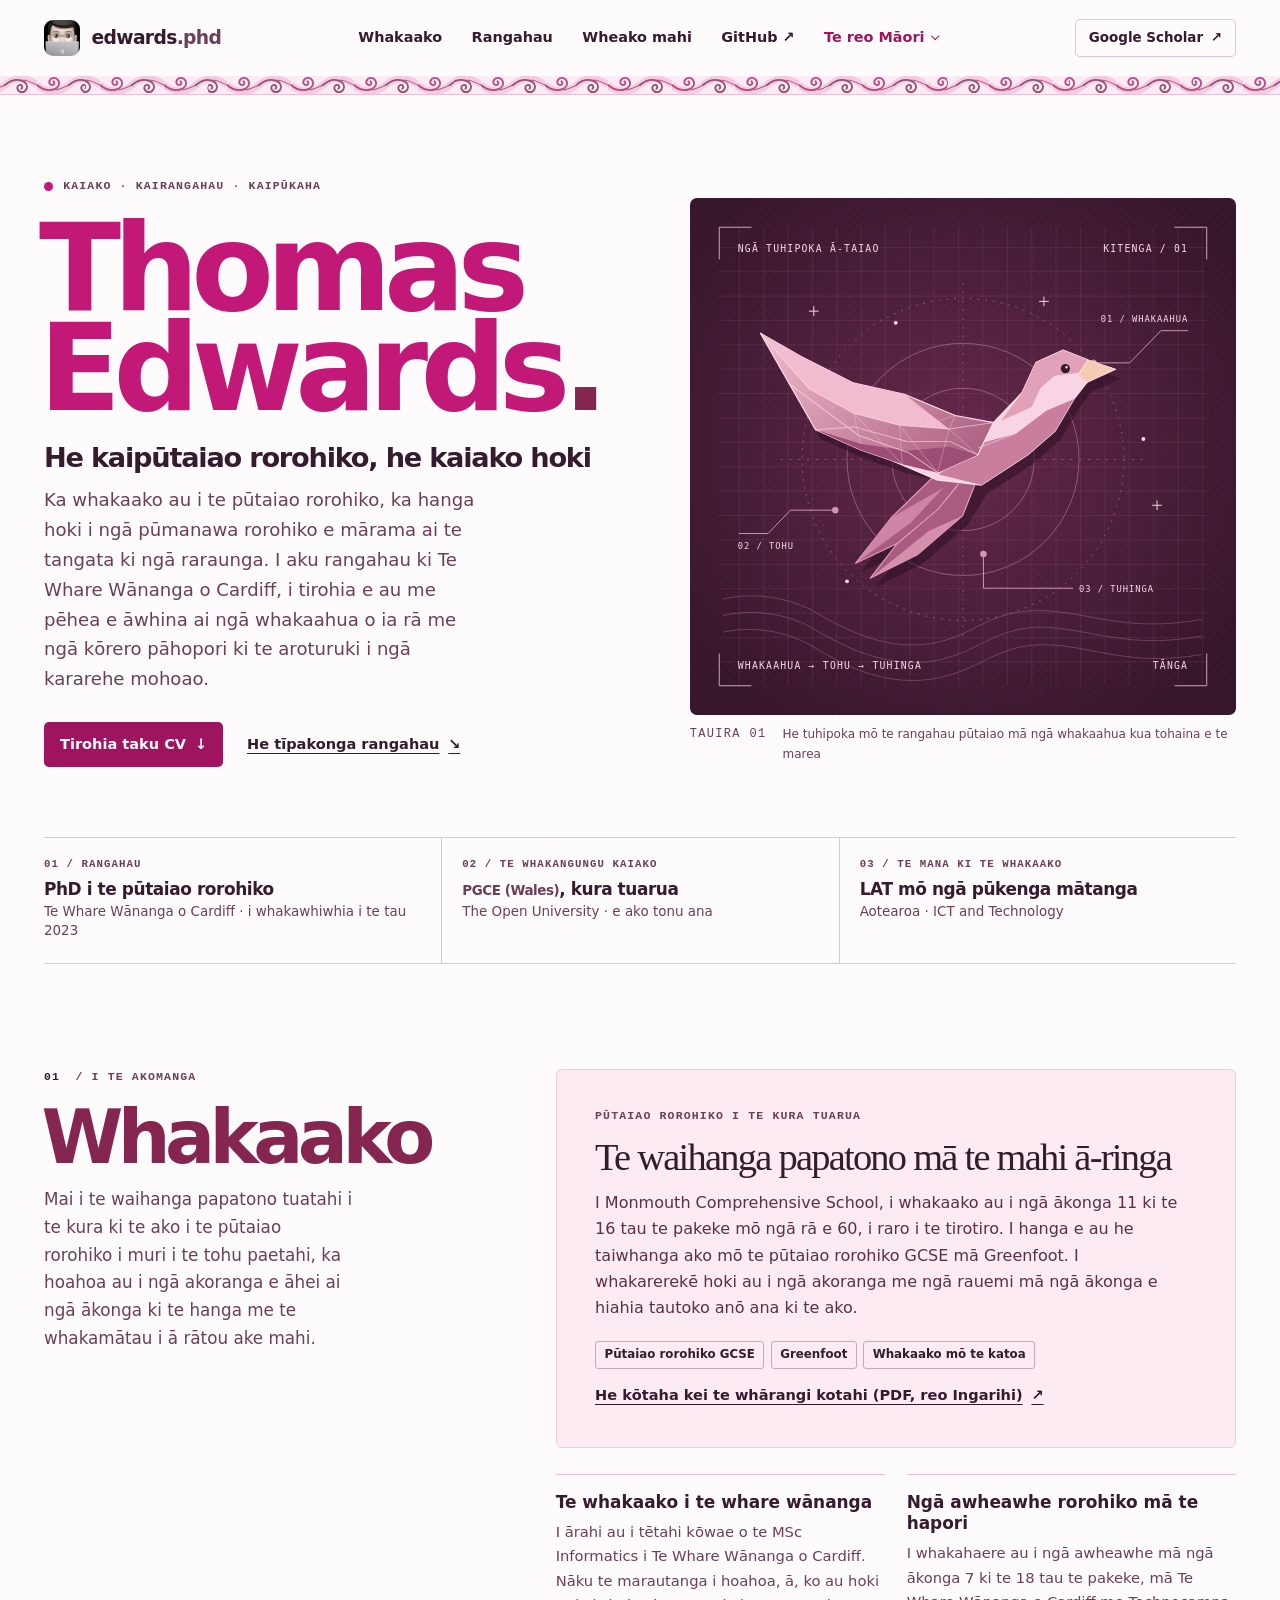
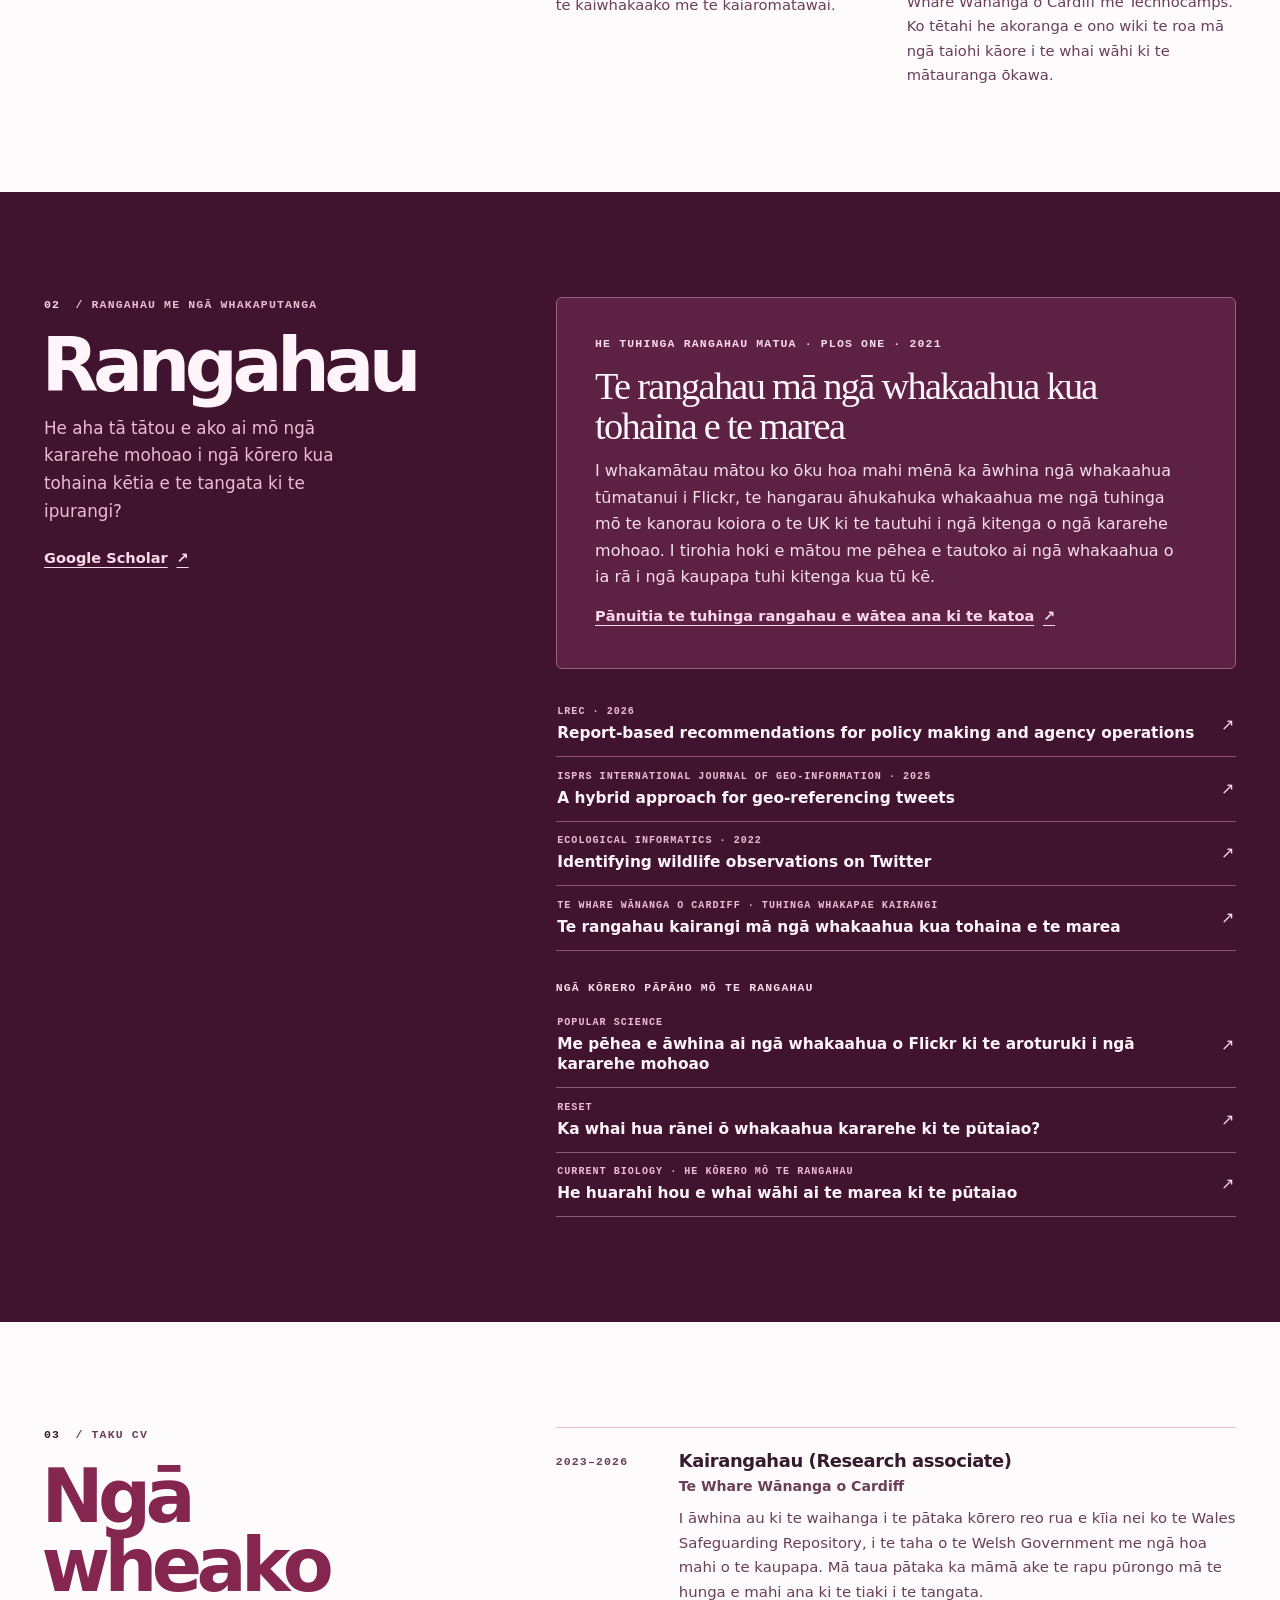
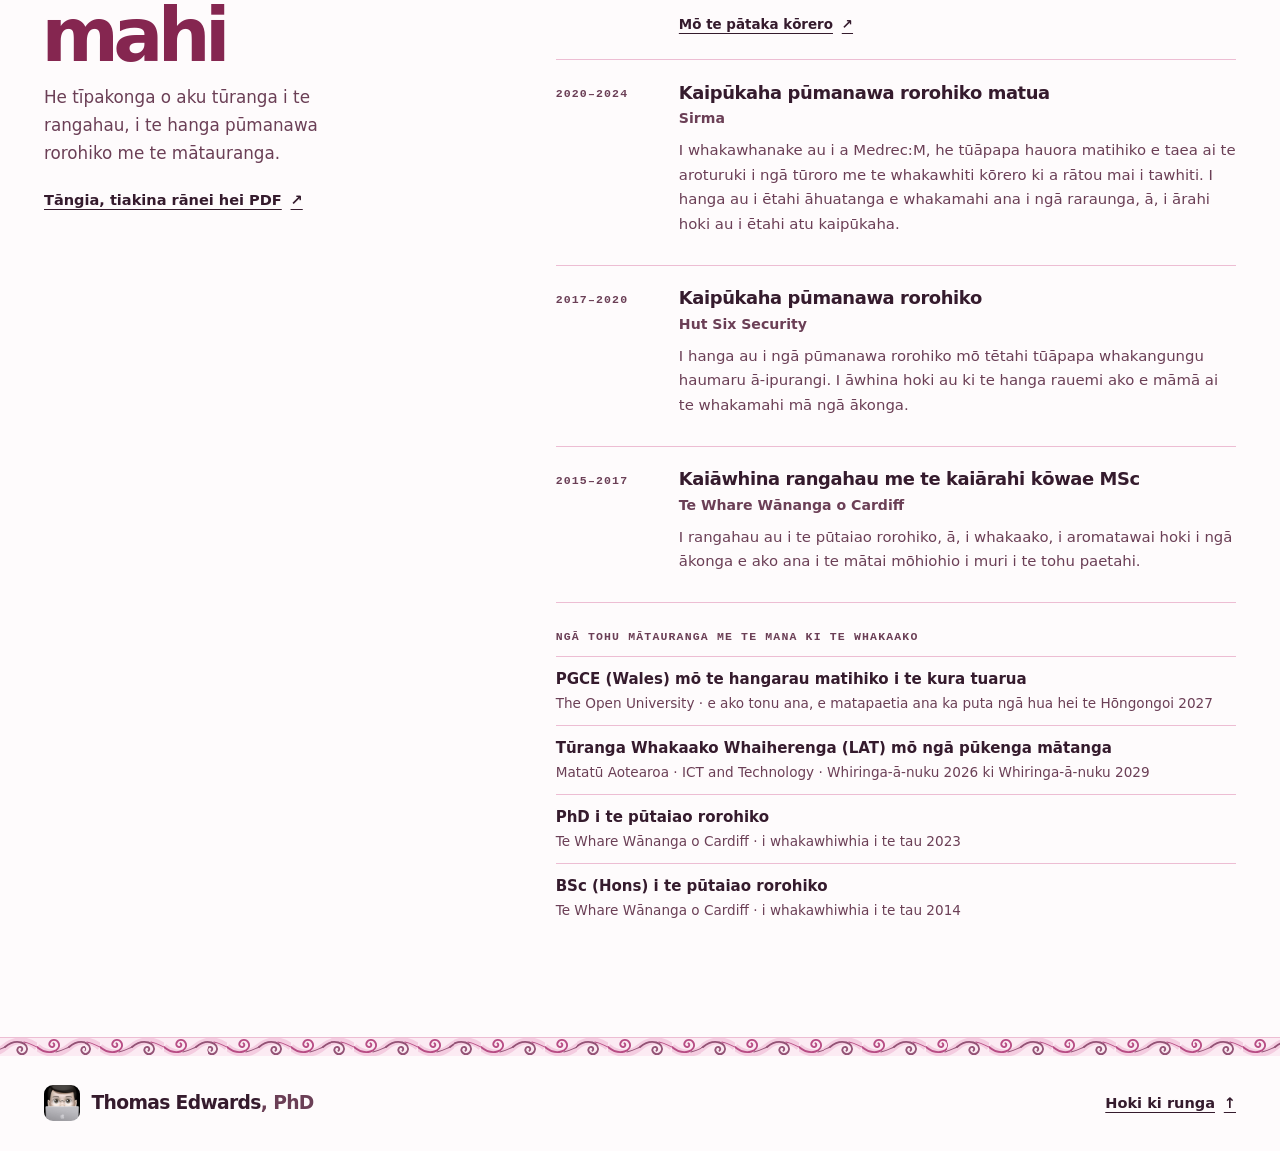
<file: mi/index.html>
<!doctype html>
<html lang="mi">
<head>
  <meta charset="utf-8">
  <meta name="viewport" content="width=device-width,initial-scale=1">
  <meta name="description" content="Thomas Edwards, PhD. Te whakaako i te pūtaiao rorohiko, te hanga pūmanawa rorohiko me te rangahau mā ngā whakaahua kua tohaina e te marea. Ngā wheako mahi, ngā tohu mātauranga me ngā whakaputanga.">
  <meta name="theme-color" content="#fefbfc">
  <meta property="og:title" content="Thomas Edwards, PhD — Te whakaako me te rangahau i te pūtaiao rorohiko">
  <meta property="og:description" content="Te whakaako, te hanga pūmanawa rorohiko, me te rangahau pūtaiao mā ngā whakaahua kua tohaina e te marea.">
  <meta property="og:type" content="website">
  <link rel="canonical" href="https://edwards.phd/mi/">
  <link rel="alternate" hreflang="en" href="https://edwards.phd/">
  <link rel="alternate" hreflang="cy" href="https://edwards.phd/cymraeg/">
  <link rel="alternate" hreflang="bg" href="https://edwards.phd/bg/">
  <link rel="alternate" hreflang="mi" href="https://edwards.phd/mi/">
  <link rel="icon" href="../profile.png" type="image/png">
  <link rel="stylesheet" href="../style.css">
  <script src="../print.js" defer></script>
  <title>Thomas Edwards, PhD — Te whakaako me te rangahau i te pūtaiao rorohiko</title>
</head>
<body id="top">
  <a href="#main" class="skip">Haere ki te ihirangi matua</a>
  <header class="masthead">
    <div class="wrap masthead-inner">
      <a class="brand" href="#top" aria-label="Te whārangi kāinga o Thomas Edwards"><img src="../profile.png" alt="" width="36" height="36"><span>edwards<span class="brand-dot">.phd</span></span></a>
      <nav aria-label="Te whakaterenga matua">
        <a href="#teaching">Whakaako</a>
        <a href="#research">Rangahau</a>
        <a href="#experience">Wheako mahi</a>
        <a href="https://github.com/Tomedwards1991-lab">GitHub <span aria-hidden="true">↗</span></a>
        <details class="language-picker">
          <summary aria-label="Reo (Te reo Māori)"><span lang="mi">Te reo Māori</span></summary>
          <ul class="language-options">
            <li><a href="../" lang="en" hreflang="en">English</a></li>
            <li><a href="../cymraeg/" lang="cy" hreflang="cy">Cymraeg</a></li>
            <li><a href="../bg/" lang="bg" hreflang="bg">Български</a></li>
            <li><a href="../mi/" lang="mi" hreflang="mi" aria-current="page">Te reo Māori</a></li>
          </ul>
        </details>
      </nav>
      <a class="scholar-nav" href="https://scholar.google.com/citations?user=tnI2HVAAAAAJ&amp;hl=en" lang="en">Google Scholar <span aria-hidden="true">↗</span></a>
    </div>
  </header>
  <main id="main">
    <section class="hero wrap" aria-labelledby="name">
      <div class="hero-copy">
        <p class="eyebrow hero-label"><span class="dot"></span> KAIAKO · KAIRANGAHAU · KAIPŪKAHA</p>
        <h1 id="name">Thomas <span class="surname">Edwards<span class="hero-period">.</span></span></h1>
        <p class="hero-subtitle">He kaipūtaiao rorohiko, he kaiako hoki</p>
        <p class="hero-deck">Ka whakaako au i te pūtaiao rorohiko, ka hanga hoki i ngā pūmanawa rorohiko e mārama ai te tangata ki ngā raraunga. I aku rangahau ki Te Whare Wānanga o Cardiff, i tirohia e au me pēhea e āwhina ai ngā whakaahua o ia rā me ngā kōrero pāhopori ki te aroturuki i ngā kararehe mohoao.</p>
        <div class="hero-links">
          <a class="button primary" href="#experience">Tirohia taku CV <span aria-hidden="true">↓</span></a>
          <a class="text-link" href="#research">He tīpakonga rangahau <span aria-hidden="true">↘</span></a>
        </div>
      </div>
      <figure class="hero-figure">
        <img src="../field-note-mi.svg" alt="He manu āhuahanga e rere ana i runga i tētahi hoahoa tuhipoka ā-taiao" width="560" height="530" fetchpriority="high">
        <figcaption><span>TAUIRA 01</span><span>He tuhipoka mō te rangahau pūtaiao mā ngā whakaahua kua tohaina e te marea</span></figcaption>
      </figure>
    </section>

    <aside class="credentials wrap" aria-label="He tirohanga whānui ki ngā tohu mātauranga">
      <div><span class="eyebrow">01 / RANGAHAU</span><strong>PhD i te pūtaiao rorohiko</strong><span>Te Whare Wānanga o Cardiff · i whakawhiwhia i te tau 2023</span></div>
      <div><span class="eyebrow">02 / TE WHAKANGUNGU KAIAKO</span><strong><span lang="en">PGCE (Wales)</span>, kura tuarua</strong><span>The Open University · e ako tonu ana</span></div>
      <div><span class="eyebrow">03 / TE MANA KI TE WHAKAAKO</span><strong>LAT mō ngā pūkenga mātanga</strong><span>Aotearoa · <span lang="en">ICT and Technology</span></span></div>
    </aside>

    <section id="teaching" class="section wrap teaching" aria-labelledby="teaching-title">
      <div class="section-intro">
        <p class="eyebrow section-label"><span>01</span> / I TE AKOMANGA</p>
        <h2 id="teaching-title">Whakaako</h2>
        <p>Mai i te waihanga papatono tuatahi i te kura ki te ako i te pūtaiao rorohiko i muri i te tohu paetahi, ka hoahoa au i ngā akoranga e āhei ai ngā ākonga ki te hanga me te whakamātau i ā rātou ake mahi.</p>
      </div>
      <div class="teaching-body">
        <article class="feature teach-feature">
          <p class="eyebrow">PŪTAIAO ROROHIKO I TE KURA TUARUA</p>
          <h3>Te waihanga papatono mā te mahi ā-ringa</h3>
          <p>I Monmouth Comprehensive School, i whakaako au i ngā ākonga 11 ki te 16 tau te pakeke mō ngā rā e 60, i raro i te tirotiro. I hanga e au he taiwhanga ako mō te pūtaiao rorohiko GCSE mā Greenfoot. I whakarerekē hoki au i ngā akoranga me ngā rauemi mā ngā ākonga e hiahia tautoko anō ana ki te ako.</p>
          <div class="tag-row"><span>Pūtaiao rorohiko GCSE</span><span>Greenfoot</span><span>Whakaako mō te katoa</span></div>
          <a class="text-link" href="../one-page-profile.pdf" hreflang="en">He kōtaha kei te whārangi kotahi (PDF, reo Ingarihi) <span aria-hidden="true">↗</span></a>
        </article>
        <div class="teaching-notes">
          <article><h3>Te whakaako i te whare wānanga</h3><p>I ārahi au i tētahi kōwae o te <span lang="en">MSc Informatics</span> i Te Whare Wānanga o Cardiff. Nāku te marautanga i hoahoa, ā, ko au hoki te kaiwhakaako me te kaiaromatawai.</p></article>
          <article><h3>Ngā awheawhe rorohiko mā te hapori</h3><p>I whakahaere au i ngā awheawhe mā ngā ākonga 7 ki te 18 tau te pakeke, mā Te Whare Wānanga o Cardiff me Technocamps. Ko tētahi he akoranga e ono wiki te roa mā ngā taiohi kāore i te whai wāhi ki te mātauranga ōkawa.</p></article>
        </div>
      </div>
    </section>

    <section id="research" class="research-band" aria-labelledby="research-title">
      <div class="section wrap research">
        <div class="section-intro">
          <p class="eyebrow section-label"><span>02</span> / RANGAHAU ME NGĀ WHAKAPUTANGA</p>
          <h2 id="research-title">Rangahau</h2>
          <p>He aha tā tātou e ako ai mō ngā kararehe mohoao i ngā kōrero kua tohaina kētia e te tangata ki te ipurangi?</p>
          <a class="text-link" href="https://scholar.google.com/citations?user=tnI2HVAAAAAJ&amp;hl=en" lang="en">Google Scholar <span aria-hidden="true">↗</span></a>
        </div>
        <div class="research-body">
          <article class="research-feature">
            <p class="eyebrow">HE TUHINGA RANGAHAU MATUA · PLOS ONE · 2021</p>
            <h3>Te rangahau mā ngā whakaahua kua tohaina e te marea</h3>
            <p>I whakamātau mātou ko ōku hoa mahi mēnā ka āwhina ngā whakaahua tūmatanui i Flickr, te hangarau āhukahuka whakaahua me ngā tuhinga mō te kanorau koiora o te UK ki te tautuhi i ngā kitenga o ngā kararehe mohoao. I tirohia hoki e mātou me pēhea e tautoko ai ngā whakaahua o ia rā i ngā kaupapa tuhi kitenga kua tū kē.</p>
            <a class="text-link" href="https://doi.org/10.1371/journal.pone.0255416">Pānuitia te tuhinga rangahau e wātea ana ki te katoa <span aria-hidden="true">↗</span></a>
          </article>
          <ul class="link-list publications" aria-label="He tīpakonga whakaputanga">
            <li><a href="https://aclanthology.org/2026.lrec-1.21/"><span><small>LREC · 2026</small><strong lang="en">Report-based recommendations for policy making and agency operations</strong></span><span aria-hidden="true">↗</span></a></li>
            <li><a href="https://doi.org/10.3390/ijgi14090321"><span><small lang="en">ISPRS INTERNATIONAL JOURNAL OF GEO-INFORMATION · 2025</small><strong lang="en">A hybrid approach for geo-referencing tweets</strong></span><span aria-hidden="true">↗</span></a></li>
            <li><a href="https://orca.cardiff.ac.uk/id/eprint/147972/"><span><small lang="en">ECOLOGICAL INFORMATICS · 2022</small><strong lang="en">Identifying wildlife observations on Twitter</strong></span><span aria-hidden="true">↗</span></a></li>
            <li><a href="https://orca.cardiff.ac.uk/id/eprint/154451/"><span><small>TE WHARE WĀNANGA O CARDIFF · TUHINGA WHAKAPAE KAIRANGI</small><strong>Te rangahau kairangi mā ngā whakaahua kua tohaina e te marea</strong></span><span aria-hidden="true">↗</span></a></li>
          </ul>
          <div class="coverage">
            <p class="eyebrow">NGĀ KŌRERO PĀPĀHO MŌ TE RANGAHAU</p>
            <ul class="link-list">
              <li><a href="https://www.popsci.com/technology/flickr-citizen-science-wildlife/"><span><small lang="en">POPULAR SCIENCE</small><strong>Me pēhea e āwhina ai ngā whakaahua o Flickr ki te aroturuki i ngā kararehe mohoao</strong></span><span aria-hidden="true">↗</span></a></li>
              <li><a href="https://en.reset.org/passive-citizen-science-could-your-animal-photos-be-helping-science-without-you-even-knowing/"><span><small>RESET</small><strong>Ka whai hua rānei ō whakaahua kararehe ki te pūtaiao?</strong></span><span aria-hidden="true">↗</span></a></li>
              <li><a href="https://www.cell.com/current-biology/fulltext/S0960-9822%2821%2901463-9"><span><small><span lang="en">CURRENT BIOLOGY</span> · HE KŌRERO MŌ TE RANGAHAU</small><strong>He huarahi hou e whai wāhi ai te marea ki te pūtaiao</strong></span><span aria-hidden="true">↗</span></a></li>
            </ul>
          </div>
        </div>
      </div>
    </section>

    <section id="experience" class="section wrap experience" aria-labelledby="experience-title">
      <div class="section-intro">
        <p class="eyebrow section-label"><span>03</span> / TAKU CV</p>
        <h2 id="experience-title">Ngā wheako mahi</h2>
        <p>He tīpakonga o aku tūranga i te rangahau, i te hanga pūmanawa rorohiko me te mātauranga.</p>
        <button type="button" class="text-link print-button" hidden>Tāngia, tiakina rānei hei PDF <span aria-hidden="true">↗</span></button>
      </div>
      <div class="experience-body">
        <ol class="timeline">
          <li><span class="eyebrow">2023–2026</span><div><h3>Kairangahau <span lang="en">(Research associate)</span></h3><p class="organisation">Te Whare Wānanga o Cardiff</p><p>I āwhina au ki te waihanga i te pātaka kōrero reo rua e kīia nei ko te <span lang="en">Wales Safeguarding Repository</span>, i te taha o te <span lang="en">Welsh Government</span> me ngā hoa mahi o te kaupapa. Mā taua pātaka ka māmā ake te rapu pūrongo mā te hunga e mahi ana ki te tiaki i te tangata.</p><a class="text-link" href="https://www.cardiff.ac.uk/security-crime-intelligence-innovation-institute/research/projects/wales-safeguarding-repository">Mō te pātaka kōrero <span aria-hidden="true">↗</span></a></div></li>
          <li><span class="eyebrow">2020–2024</span><div><h3>Kaipūkaha pūmanawa rorohiko matua</h3><p class="organisation">Sirma</p><p>I whakawhanake au i a Medrec:M, he tūāpapa hauora matihiko e taea ai te aroturuki i ngā tūroro me te whakawhiti kōrero ki a rātou mai i tawhiti. I hanga au i ētahi āhuatanga e whakamahi ana i ngā raraunga, ā, i ārahi hoki au i ētahi atu kaipūkaha.</p></div></li>
          <li><span class="eyebrow">2017–2020</span><div><h3>Kaipūkaha pūmanawa rorohiko</h3><p class="organisation">Hut Six Security</p><p>I hanga au i ngā pūmanawa rorohiko mō tētahi tūāpapa whakangungu haumaru ā-ipurangi. I āwhina hoki au ki te hanga rauemi ako e māmā ai te whakamahi mā ngā ākonga.</p></div></li>
          <li><span class="eyebrow">2015–2017</span><div><h3>Kaiāwhina rangahau me te kaiārahi kōwae MSc</h3><p class="organisation">Te Whare Wānanga o Cardiff</p><p>I rangahau au i te pūtaiao rorohiko, ā, i whakaako, i aromatawai hoki i ngā ākonga e ako ana i te mātai mōhiohio i muri i te tohu paetahi.</p></div></li>
        </ol>
        <div class="qualifications">
          <p class="eyebrow">NGĀ TOHU MĀTAURANGA ME TE MANA KI TE WHAKAAKO</p>
          <dl>
            <div><dt><span lang="en">PGCE (Wales)</span> mō te hangarau matihiko i te kura tuarua</dt><dd>The Open University · e ako tonu ana, e matapaetia ana ka puta ngā hua hei te Hōngongoi 2027</dd></div>
            <div><dt>Tūranga Whakaako Whaiherenga (LAT) mō ngā pūkenga mātanga</dt><dd>Matatū Aotearoa · <span lang="en">ICT and Technology</span> · Whiringa-ā-nuku 2026 ki Whiringa-ā-nuku 2029</dd></div>
            <div><dt>PhD i te pūtaiao rorohiko</dt><dd>Te Whare Wānanga o Cardiff · i whakawhiwhia i te tau 2023</dd></div>
            <div><dt>BSc (Hons) i te pūtaiao rorohiko</dt><dd>Te Whare Wānanga o Cardiff · i whakawhiwhia i te tau 2014</dd></div>
          </dl>
        </div>
      </div>
    </section>
  </main>
  <footer class="footer">
    <div class="wrap footer-inner"><a class="brand" href="#top"><img src="../profile.png" alt="" width="36" height="36"><span>Thomas Edwards<span class="brand-dot">, PhD</span></span></a><a class="text-link" href="#top">Hoki ki runga <span aria-hidden="true">↑</span></a></div>
  </footer>
</body>
</html>
</file>
<file: style.css>
:root {
  color-scheme: light;
  --paper:#fefbfc; --ink:#351b2d; --sub:#6b3f56; --line:#edbdd3;
  --dark:#9e145e; --night:#40142e; --lime:#fbd9ea; --wash:#fcebf3;
  --sans: system-ui, -apple-system, BlinkMacSystemFont, "Segoe UI", sans-serif;
  --serif: "Iowan Old Style", "Palatino Linotype", Georgia, serif;
  --mono: ui-monospace, SFMono-Regular, Consolas, monospace;
}
*, *::before, *::after { box-sizing:border-box }
html { scroll-behavior:smooth }
body { margin:0; background:var(--paper); color:var(--ink); font: 16px/1.65 var(--sans); -webkit-font-smoothing:antialiased }
a { color:inherit }
a:focus-visible, button:focus-visible, summary:focus-visible { outline:3px solid #b21768; outline-offset:5px; border-radius:2px }
img { max-width:100%; height:auto; display:block }
p { margin:0 0 1em }
h1,h2,h3 { margin:0; line-height:1.06 }
.wrap { width:min(100% - 88px, 1200px); margin-inline:auto }
.skip { position:absolute; top:.75rem; left:.75rem; transform:translateY(-200%); z-index:5; background:var(--lime); color:var(--ink); padding:.55rem .85rem }
.skip:focus { transform:none }
.masthead { border-bottom:1px solid var(--line) }
.masthead::after,.footer::before {
  content:"";
  display:block;
  height:clamp(13px,1.4vw,18px);
  background:#fcebf3 url("rose-ribbon.svg") center / auto 100% repeat-x;
}
.masthead-inner { min-height:76px; display:flex; align-items:center; justify-content:space-between; gap:1.4rem }
.brand { display:inline-flex; align-items:center; gap:.72rem; text-decoration:none; font-weight:750; letter-spacing:-.035em; white-space:nowrap; font-size:1.17rem }
.brand img { border-radius:9px; }
.brand-dot { color:var(--sub); font-weight:550 }
.masthead nav { display:flex; flex-wrap:wrap; align-items:center; justify-content:center; gap:clamp(.85rem,2.3vw,2rem); font-size:.9rem; font-weight:620 }
.masthead nav a, .scholar-nav { text-decoration:none }
.language-picker { position:relative }
.language-picker summary {
  display:flex;
  align-items:center;
  gap:.45rem;
  list-style:none;
  color:var(--dark);
  cursor:pointer;
  white-space:nowrap;
}
.language-picker summary::-webkit-details-marker { display:none }
.language-picker summary::after {
  content:"";
  width:.4rem;
  height:.4rem;
  border-right:1.5px solid currentColor;
  border-bottom:1.5px solid currentColor;
  transform:translateY(-2px) rotate(45deg);
}
.language-picker[open] summary::after { transform:translateY(2px) rotate(225deg) }
.language-options {
  position:absolute;
  z-index:3;
  inset-inline-end:0;
  inset-block-start:calc(100% + .55rem);
  min-width:10.5rem;
  margin:0;
  padding:.3rem;
  list-style:none;
  background:var(--paper);
  border:1px solid var(--line);
  border-radius:6px;
  box-shadow:0 7px 20px #40142e26;
}
.language-options a { display:block; padding:.32rem .55rem; border-radius:3px; white-space:nowrap }
.language-options a:hover,.language-options a[aria-current="page"] { background:var(--wash); color:var(--dark) }
.masthead a:hover, .footer a:hover { text-decoration:underline; text-underline-offset:5px }
.scholar-nav { font-size:.84rem; border:1px solid var(--line); border-radius:5px; padding:.45rem .8rem; white-space:nowrap; font-weight:650 }
.scholar-nav span { margin-left:.2rem }
.hero { display:grid; grid-template-columns:1fr .96fr; gap:clamp(2.1rem,6vw,6rem); align-items:center; padding-block:clamp(2.8rem,6vw,5.6rem) 2.9rem }
.hero-copy { padding-block:.4rem 1.5rem }
.eyebrow, .link-list small { font: 650 .72rem/1.45 var(--mono); letter-spacing:.1em; display:block }
.hero-label { display:flex; align-items:center; gap:.62rem; margin-bottom:1.5rem; color:var(--sub) }
.dot { width:.58rem; height:.58rem; border-radius:50%; background:#c21878; flex:none }
.hero h1 { font: 820 clamp(5.2rem,9.4vw,8.35rem)/.83 var(--sans); color:#c21878; letter-spacing:-.064em; margin:0 0 1.45rem -.042em }
.surname { display:block }
.hero-period { color:#852650 }
.hero-subtitle { font-size:clamp(1.18rem,2.25vw,1.7rem); line-height:1.2; font-weight:660; letter-spacing:-.045em; margin:0 0 .68rem }
.hero-deck { color:var(--sub); font-size:clamp(1rem,1.5vw,1.13rem); max-width:38ch }
.hero-links { display:flex; flex-wrap:wrap; align-items:center; gap:.8rem 1.5rem; margin-top:1.75rem }
.button,.text-link { display:inline-flex; align-items:center; gap:.55rem; font-weight:700; font-size:.91rem; line-height:1.35; }
.button { padding:.78rem 1rem; border-radius:5px; text-decoration:none }
.primary { color:var(--paper); background:var(--dark) }
.primary:hover { background:#791146 }
.text-link { text-decoration:underline; text-underline-offset:4px; text-decoration-thickness:1px; }
.text-link:hover { text-decoration-thickness:2px }
.hero-figure { width:min(100%,560px); margin:0; align-self:center; justify-self:center; min-width:0 }
.hero-figure img { width:100%; border-radius:7px }
.hero-figure figcaption { display:flex; justify-content:space-between; gap:1rem; padding-top:.65rem; font-size:.75rem; color:var(--sub) }
.hero-figure figcaption span:first-child { font-family:var(--mono); letter-spacing:.11em; flex:none }
.credentials { display:grid; grid-template-columns:repeat(3,minmax(0,1fr)); border-block:1px solid var(--line) }
.credentials > div { display:grid; align-content:start; padding:1.2rem 1.25rem 1.35rem; gap:.12rem; line-height:1.4 }
.credentials > div:first-child { padding-left:0 }
.credentials > div + div { border-left:1px solid var(--line) }
.credentials strong { font-size:1.06rem; letter-spacing:-.025em }
.credentials span { color:var(--sub); font-size:.84rem }
.credentials .eyebrow { font-size:.67rem; margin-bottom:.2rem }
.section { display:grid; grid-template-columns:minmax(0,.77fr) minmax(0,1.23fr); gap:clamp(2rem,6.7vw,6.5rem); padding-block:clamp(3.7rem,8.2vw,7.5rem); scroll-margin-top:1rem }
.section-intro p:not(.eyebrow) { max-width:29ch; color:var(--sub); font-size:1.05rem; margin-bottom:1.2rem }
.section-label { margin-bottom:1.1rem; color:var(--sub) }
.section-label span { display:inline-block; margin-right:.45rem; color:var(--ink) }
.section h2 { font:780 clamp(2.8rem,5.8vw,4.9rem)/.94 var(--sans); color:#852650; letter-spacing:-.075em; margin:0 0 .85rem -.035em; }
.feature { padding:clamp(1.35rem,3.4vw,2.4rem); background:var(--wash); border:1px solid #f0ccdf; border-radius:6px }
.feature .eyebrow { color:var(--sub); margin-bottom:.8rem }
.feature h3,.research-feature h3 { font:500 clamp(1.85rem,3vw,2.6rem)/1.05 var(--serif); letter-spacing:-.045em; margin-bottom:.75rem }
.feature p:not(.eyebrow) { max-width:58ch; color:#583048 }
.tag-row { display:flex; flex-wrap:wrap; gap:.4rem; margin-top:1.2rem }
.tag-row span { padding:.2rem .53rem; border:1px solid #d6a1bc; border-radius:3px; font-size:.74rem; font-weight:640 }
.teach-feature .text-link { margin-top:1rem }
.teaching-notes { display:grid; grid-template-columns:1fr 1fr; gap:1.35rem; margin-top:1.65rem }
.teaching-notes article { border-top:1px solid var(--line); padding-top:1.05rem }
.teaching-notes h3 { font-size:1.06rem; line-height:1.25; margin-bottom:.45rem }
.teaching-notes p { font-size:.92rem; margin:0; color:var(--sub) }
.research-band { background:var(--night); color:#fff5fa }
.research h2 { color:#fff5fa }
.research .section-label,.research .section-intro p:not(.eyebrow) { color:#edbbd4 }
.research .section-label span,.research .text-link { color:var(--lime) }
.research-feature { background:#5d2144; border:1px solid #995f7f; border-radius:6px; padding:clamp(1.35rem,3.4vw,2.4rem); }
.research-feature .eyebrow { color:var(--lime); margin-bottom:.8rem }
.research-feature p:not(.eyebrow) { color:#f7dce9; max-width:58ch; margin-bottom:.8rem }
.link-list { list-style:none; padding:0; margin:0 }
.publications { margin-top:1.5rem }
.link-list a { text-decoration:none; display:flex; gap:1.3rem; justify-content:space-between; align-items:center; border-bottom:1px solid #8b5573; padding:.78rem .1rem; }
.link-list small { color:#edbbd4; font-size:.63rem; margin-bottom:.2rem }
.link-list strong { display:block; font-weight:620; font-size:.96rem; line-height:1.35 }
.link-list a > span:last-child { color:var(--lime); }
.link-list a:hover strong { text-decoration:underline; text-underline-offset:4px }
.coverage { margin-top:1.85rem }
.coverage > p { color:var(--lime); margin-bottom:.38rem }
.print-button { appearance:none; color:var(--ink); font-family:inherit; background:transparent; border:0; padding:0; cursor:pointer; }
.print-button[hidden] { display:none }
.timeline { margin:0; list-style:none; padding:0 }
.timeline li { display:grid; grid-template-columns:6.7rem 1fr; gap:1rem; padding:1.35rem 0; border-top:1px solid var(--line); }
.timeline li:last-child { border-bottom:1px solid var(--line) }
.timeline li > span { color:var(--sub); padding-top:.27rem; white-space:nowrap }
.timeline h3 { font-weight:700; font-size:1.12rem; line-height:1.25; letter-spacing:-.022em }
.timeline .organisation { font-size:.88rem; font-weight:650; color:var(--sub); margin:.2rem 0 .48rem }
.timeline p:not(.organisation) { color:var(--sub); margin:0 0 .42rem; font-size:.93rem; }
.timeline .text-link { font-size:.84rem }
.qualifications { margin-top:1.65rem }
.qualifications > p { color:var(--sub); margin-bottom:.6rem }
.qualifications dl { margin:0 }
.qualifications dl div { border-top:1px solid var(--line); padding:.65rem 0; }
.qualifications dt { font-size:.94rem; font-weight:690 }
.qualifications dd { margin:0; color:var(--sub); font-size:.85rem }
.footer { border-top:1px solid var(--line) }
.footer-inner { min-height:95px; display:flex; justify-content:space-between; align-items:center; gap:1rem }
@media (max-width:900px) {
  .wrap { width:calc(100% - 56px) }
  .hero { gap:2rem }
  .hero h1 { font-size:clamp(4.3rem,9.4vw,6.9rem) }
  .hero-deck { max-width:35ch }
  .section { gap:2rem }
}
@media (max-width:690px) {
  .wrap { width:calc(100% - 36px) }
  .masthead-inner { position:relative; min-height:65px; flex-wrap:wrap; gap:0 1rem; padding-top:.62rem }
  .masthead nav { order:3; width:100%; justify-content:flex-start; gap:.4rem clamp(.75rem,3.4vw,1.35rem); font-size:.84rem; padding:.5rem 0 .68rem }
  .language-picker { position:static }
  .language-options { inset-block-start:calc(100% + .25rem) }
  .scholar-nav { font-size:.75rem }
  .hero { grid-template-columns:1fr; padding-top:2.55rem; padding-bottom:1.8rem; gap:1.4rem }
  .hero-copy { padding-block:0 .4rem }
  .hero-label { margin-bottom:1.15rem; font-size:.67rem }
  .hero h1 { font-size:clamp(3.9rem,15.4vw,7.2rem); margin-bottom:1.24rem }
  .hero-deck { max-width:46ch }
  .hero-links { margin-top:1.2rem }
  .credentials { grid-template-columns:1fr }
  .credentials > div { padding:.72rem 0 }
  .credentials > div + div { border-left:0; border-top:1px solid var(--line) }
  .credentials .eyebrow { margin:0 }
  .section { grid-template-columns:1fr; gap:1.3rem; padding-block:3.15rem }
  .section-intro p:not(.eyebrow) { max-width:43ch; margin-bottom:.55rem }
  .section-label { margin-bottom:.72rem }
  .section h2 { margin-bottom:.68rem }
  .timeline li { grid-template-columns:5.25rem 1fr; gap:.65rem }
}
@media (max-width:370px) {
  .hero h1 { font-size:clamp(3.3rem,15vw,3.9rem) }
  .hero-links { gap:.8rem 1rem }
  .teaching-notes { grid-template-columns:1fr; gap:1rem }
  .footer .brand { font-size:.99rem }
  .footer .text-link { font-size:.78rem; white-space:nowrap }
}
@media (prefers-reduced-motion:reduce) { html { scroll-behavior:auto } }
@media print {
  @page { margin:15mm }
  :root { --paper:#fff; --ink:#111; --sub:#333; --line:#999; --wash:#fff }
  body { font-size:10.5pt; background:white; color:#111 }
  .wrap { width:100% }
  .masthead,.skip,.hero-figure,.hero-links,.print-button,.footer { display:none }
  .hero,.section { display:block; padding:0 }
  .hero-copy { padding:0 }
  .hero h1 { color:inherit; font-size:32pt; line-height:1; margin:0 0 .2rem; letter-spacing:-.05em }
  .surname { display:inline }
  .hero-label { margin-bottom:.4rem }
  .hero-period { color:inherit }
  .hero-deck,.section-intro p:not(.eyebrow) { max-width:none; font-size:inherit }
  .credentials { margin:0 0 .8rem; grid-template-columns:repeat(3,1fr) }
  .credentials > div { padding:.35rem .45rem }
  .credentials > div + div { border-left:1px solid #999; border-top:0 }
  .section h2 { color:inherit; font-size:22pt; margin:.25rem 0 }
  .section-label { margin:1rem 0 .3rem }
  .section-intro { break-after:avoid }
  .feature,.research-feature { padding:.55rem 0; border:0 }
  .feature h3,.research-feature h3 { font-size:15pt }
  .feature p:not(.eyebrow),.research-feature p:not(.eyebrow) { color:#222 }
  .research-band,.research-feature { background:white; color:#111 }
  .research .section-label,.research .section-intro p:not(.eyebrow),.research .section-label span,.research .text-link,.research-feature .eyebrow,.coverage > p,.link-list small,.link-list a > span:last-child { color:#333 }
  .link-list a,.timeline li { padding:.34rem 0; border-color:#aaa }
  .tag-row,.coverage { display:none }
  .teaching-notes { margin:.35rem 0 0 }
  .teaching-notes article,.timeline li,.qualifications dl div,.link-list li { break-inside:avoid }
  .experience .section-intro > p:not(.eyebrow) { display:none }
}
</file>
